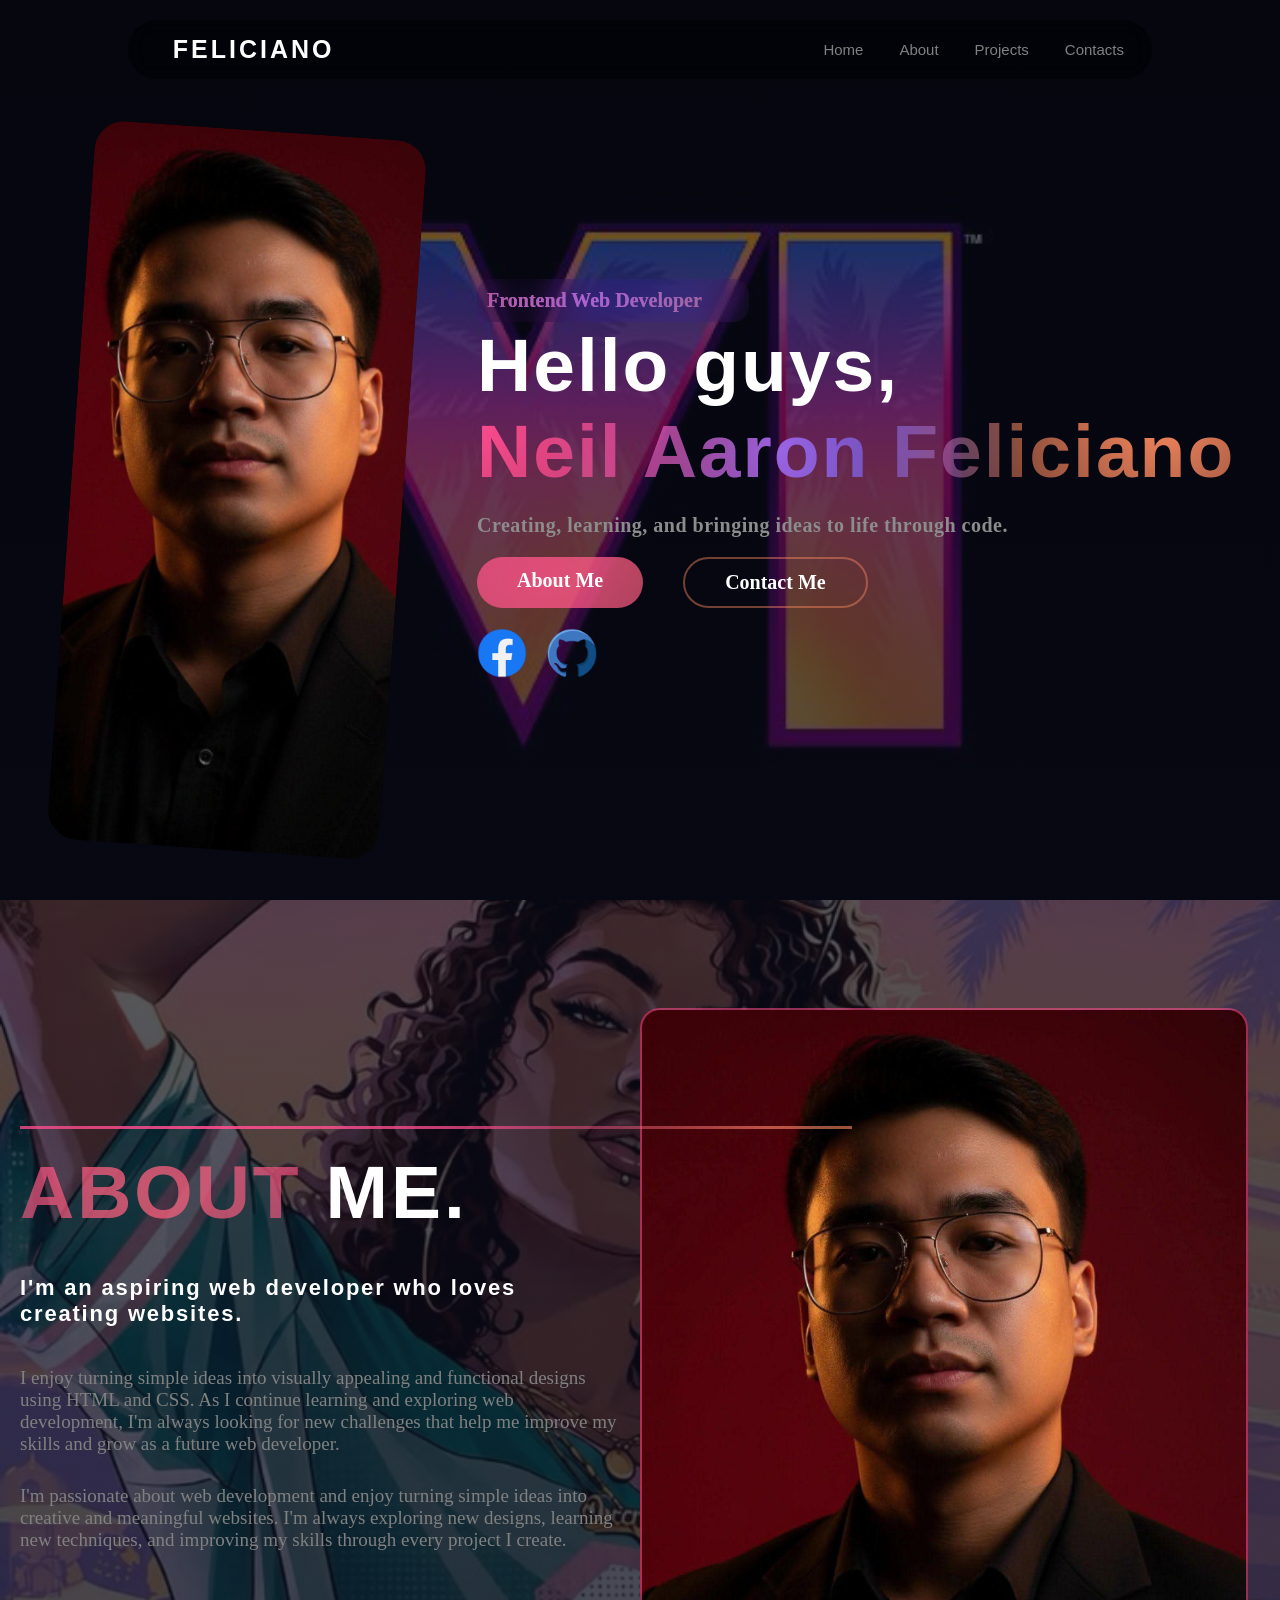
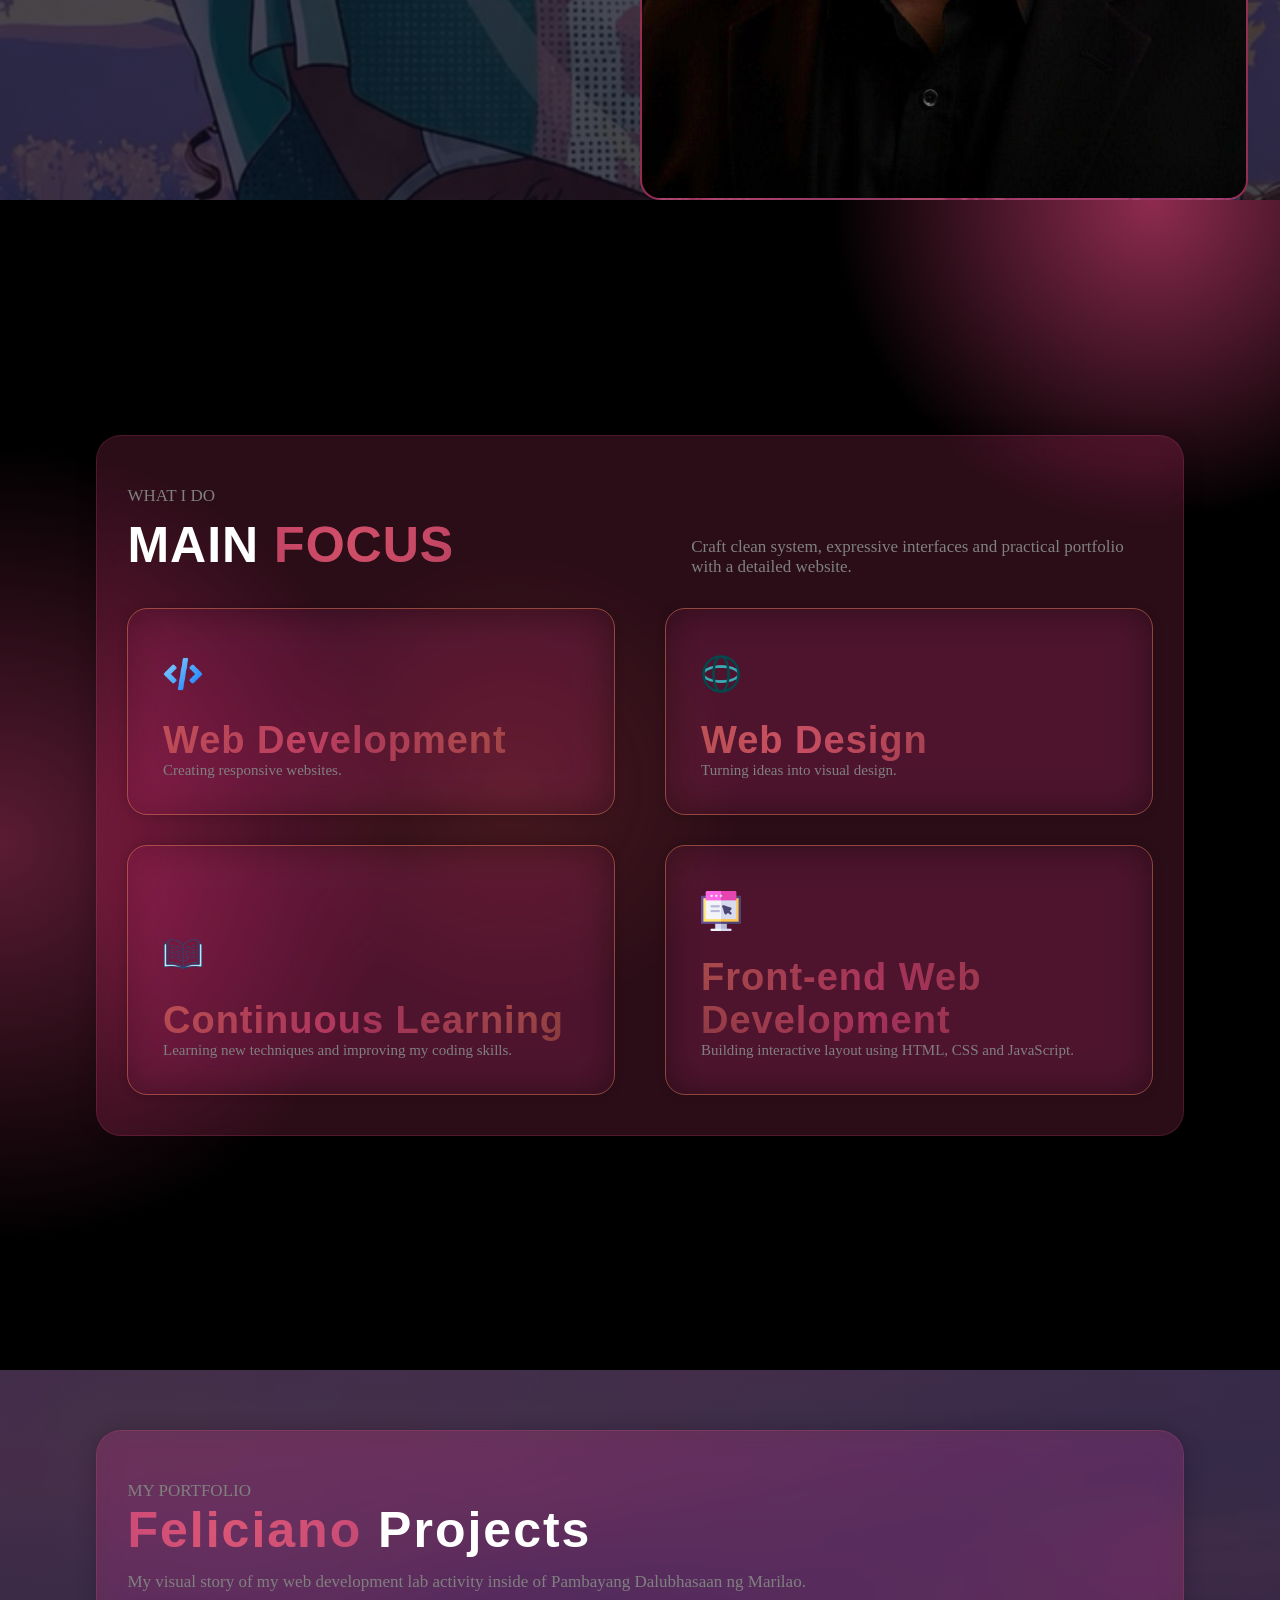
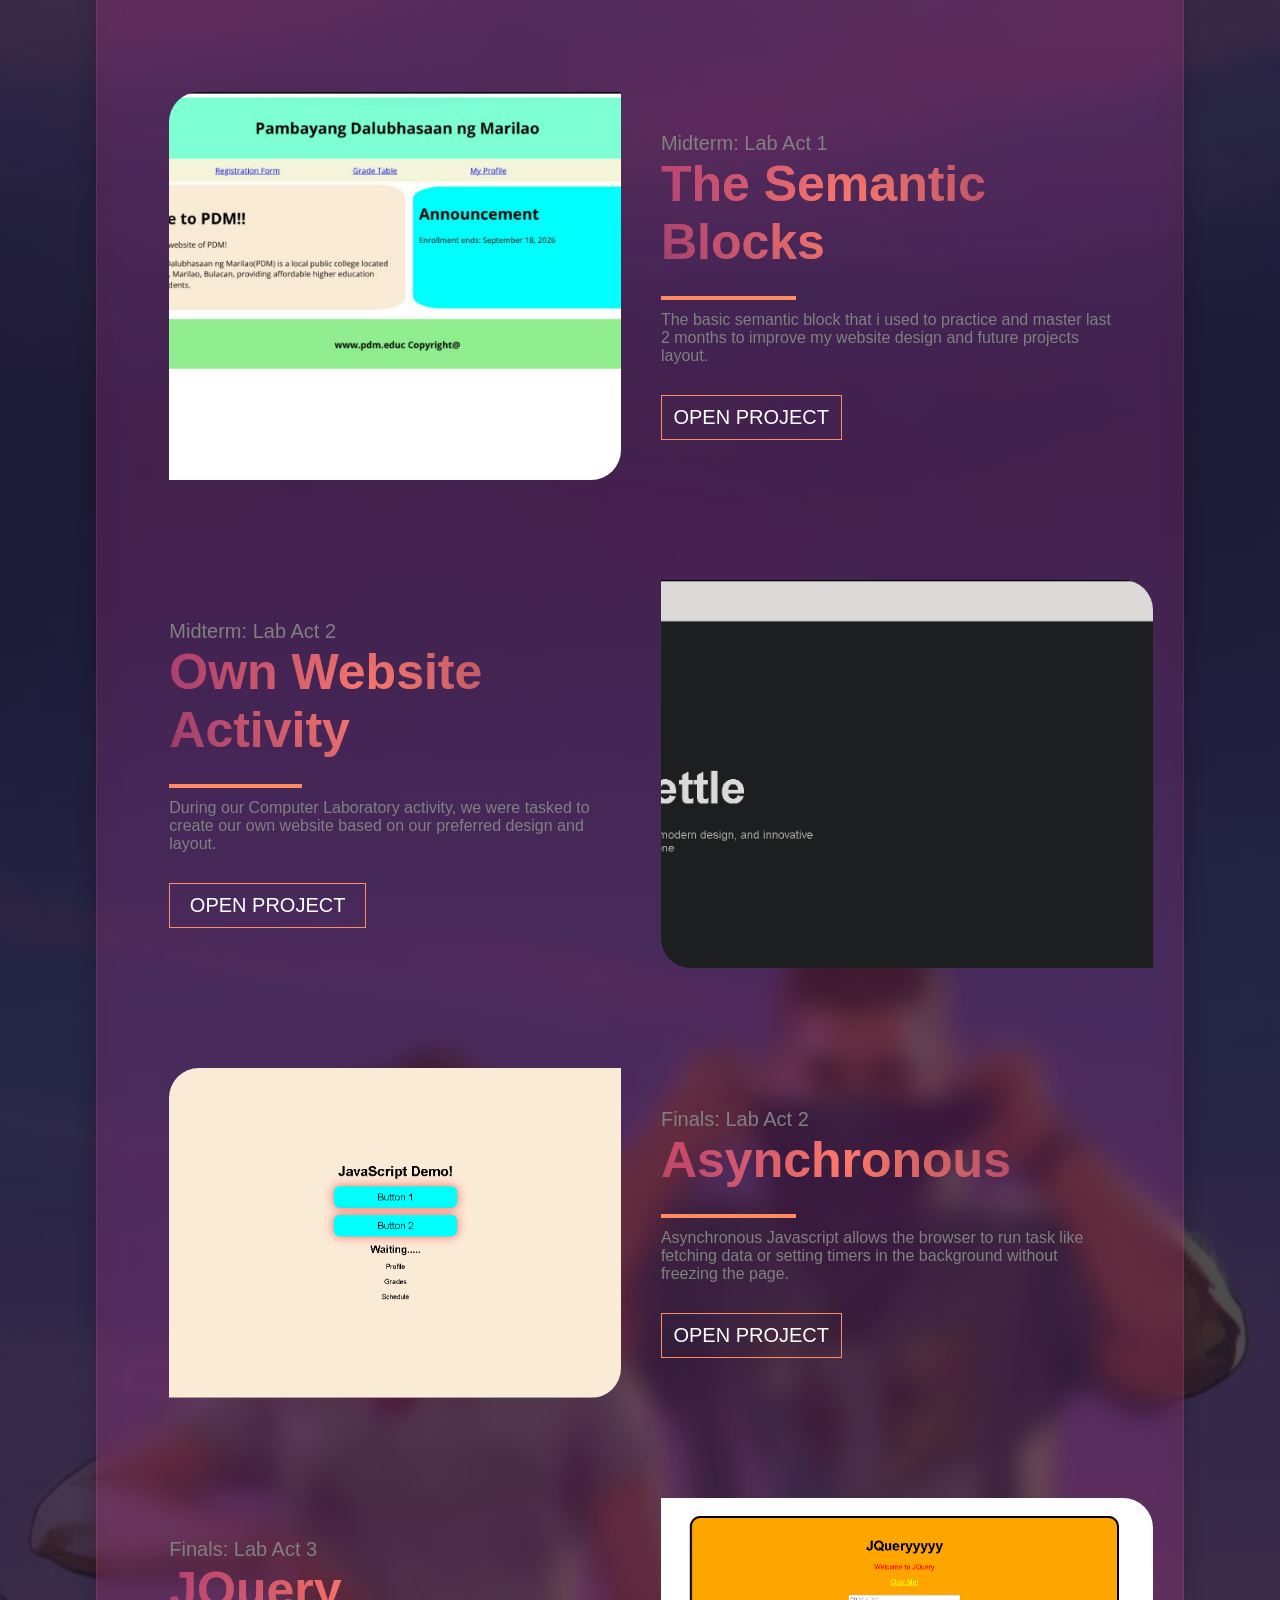
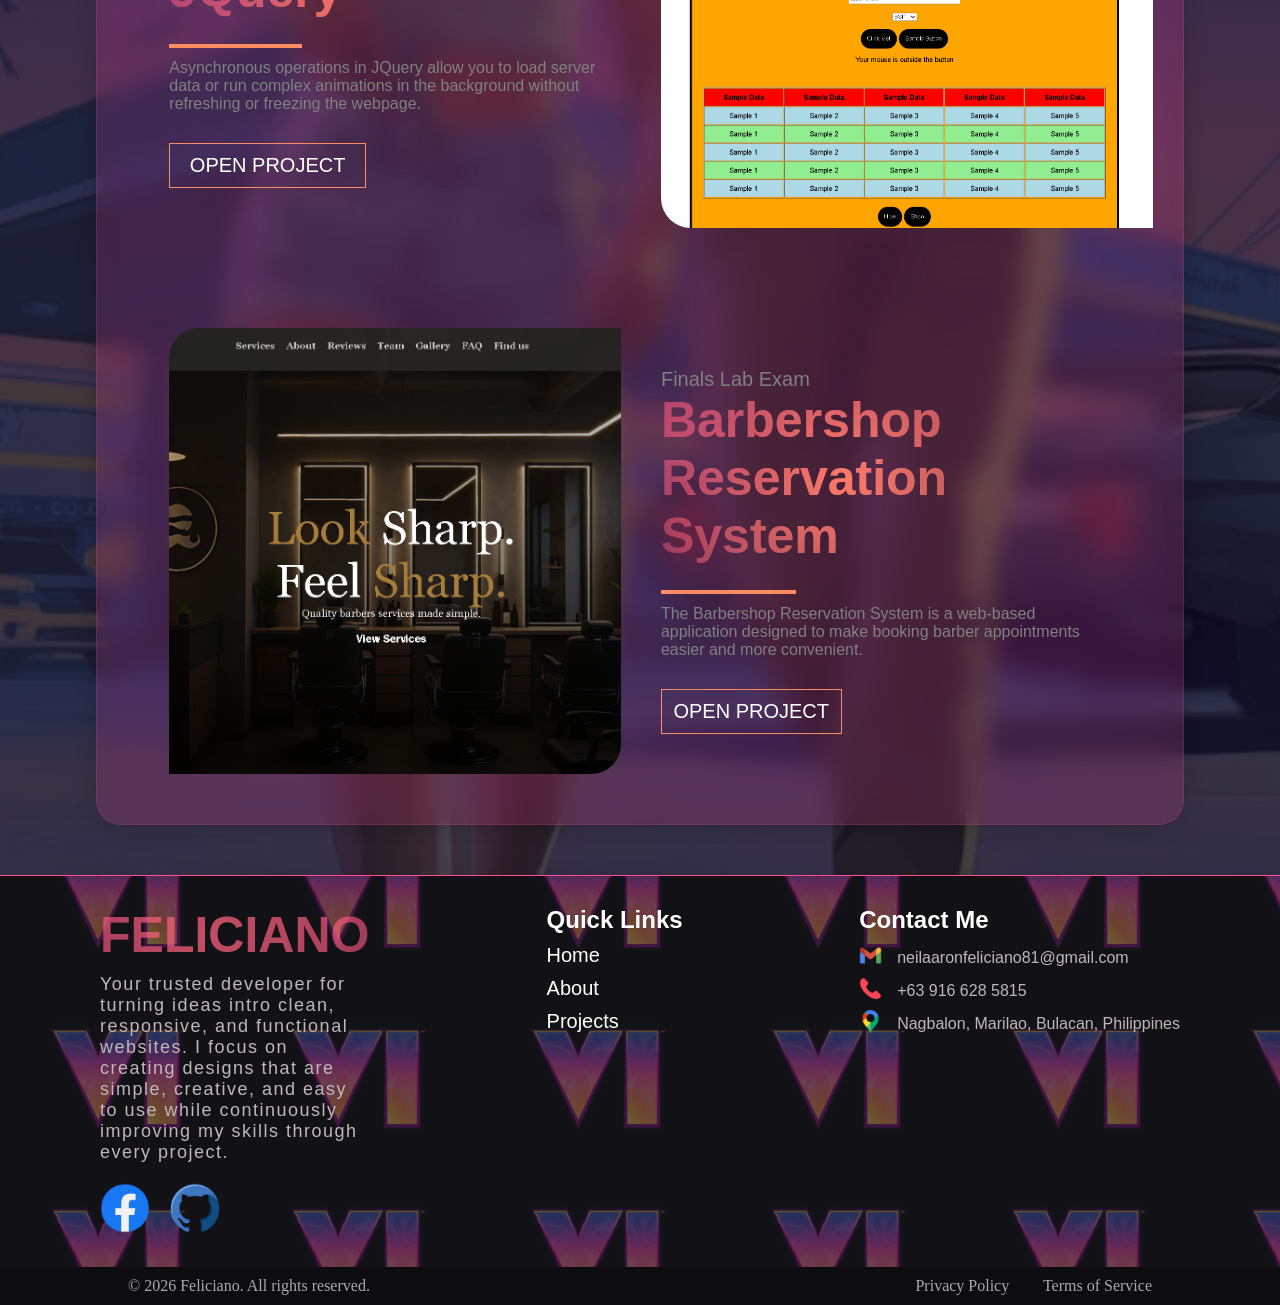
<file: index.html>
<!DOCTYPE html>
<html lang="en">
<head>
    <meta charset="UTF-8">
    <meta name="viewport" content="width=device-width, initial-scale=1.0">
    <title>Feliciano</title>
    <link rel="stylesheet" href="home.css">
</head>
<body>

    <div class="black-color">
    <div class="intro" id="home">
        <div class="radial">
        <header>
            <a href="index.html" class="neil">FELICIANO</a>

            <nav class="navlink">
                <ul class="links">
                    <li><a href="#home">Home</a></li>
                    <li><a href="#about">About</a></li>
                    <li><a href="#projects">Projects</a></li>
                    <li><a href="#contact">Contacts</a></li>
                </ul>
            </nav>
        </header>

        <div class="main">
            <div class="aside">
                <div class="pic">

                </div>

            </div>

            <div class="section">
                <div class="info">
                    <p class="welcome"> Frontend Web Developer</p>
                    <h1 class="name">Hello guys,</h1>
                    <h1 class="name2">Neil Aaron Feliciano</h1>
                    <p class="message">Creating, learning, and bringing ideas to life through code.</p>

                <div class="contain-a">
                <a class="btn1" href="#about">About Me</a>
                <a class="btn" href="#contact">Contact Me</a>
                </div>

                <div class="image">
                    <a href="https://www.facebook.com/share/1DxcHCXKs8/"><img src="facebook (2).png" alt="FB" class="Fb"></a>

                    <a href="https://github.com/Xhinger"><img src="social (1).png" alt="github" class="git"></a>
                </div>
                </div>
                
            </div>

        </div>
        </div>
    </div>

    <section class="aboutme" id="about">
        <div class="radiant-back">
            <div class="about-container">
                <div class="left-side">
                    <div class="info-me">
                        <h1 class="head1"><span class="blue-col">ABOUT</span> ME.</h1>
                        <h1 class="head2">I'm an aspiring web developer who loves creating websites.</h1>
                        <p class="para-1">I enjoy turning simple ideas into visually appealing and functional designs using HTML and CSS. As I continue learning and exploring web development, I'm always looking for new challenges that help me improve my skills and grow as a future web developer.</p>
                        <p class="para-2">I'm passionate about web development and enjoy turning simple ideas into creative and meaningful websites. I'm always exploring new designs, learning new techniques, and improving my skills through every project I create.</p>

                        
                    </div>

                </div>

                <div class="right-side">
                    <div class="my-pic">

                    </div>

                </div>

            </div>

        </div>
    </section>

    <section class="sec-2">
        <div class="back-design">
            <div class="main-content">
                <p class="p">WHAT I DO</p>

                <div class="content">
                    <h1>MAIN <span class="fukos">FOCUS</span></h1>
                    <p>Craft clean system, expressive interfaces and practical portfolio with a detailed website.</p>
                </div>

                <div class="contain-2">
                    <div class="card">
                        <div class="web-logo">
                        <img src="code.png" alt="web-logo" class="logo">
                        </div>
                        <h1>Web Development</h1>
                        <p>Creating responsive websites.</p>
                    </div>

                    <div class="card">
                        <div class="web-logo">
                        <img src="web.png" alt="web-logo" class="logo">
                        </div>
                        <h1>Web Design</h1>
                        <p>Turning ideas into visual design.</p>
                    </div>

                    <div class="card">
                        <div class="web-logo">
                        <img src="open-book.png" alt="web-logo" class="logo">
                        </div>
                        <h1>Continuous Learning</h1>
                        <p>Learning new techniques and improving my coding skills.</p>
                    </div>

                    <div class="card">
                        <div class="web-logo">
                        <img src="improvement.png" alt="web-logo" class="logo">
                        </div>
                        <h1>Front-end Web Development</h1>
                        <p>Building interactive layout using HTML, CSS and JavaScript.</p>

                    </div>

                </div>
            </div>
        </div>    
    </section>

    <section class="sec-3" id="projects">
        <div class="back-design-2">
            <div class="main-content-2">
                <div class="content-2">
                <p>MY PORTFOLIO</p>
                <h1><span class="radial-felic">Feliciano</span> Projects</h1>
                <p>My visual story of my web development lab activity inside of Pambayang Dalubhasaan ng Marilao.</p>
                </div>

                <div class="project-a">
                    <div class="project-pic-1">
                        
                        
                    </div>

                    <div class="project-det">
                        <p class="project-num">Midterm: Lab Act 1</p>
                        <h1>The Semantic Blocks</h1>
                        <p class="project-p">The basic semantic block that i used to practice and master last 2 months to improve my website design and future projects layout.</p>

                        <a href="https://feliciano-act4.vercel.app/">OPEN PROJECT</a>
                    </div>
                </div>

                <div class="project-b">
                    <div class="project-det-b">
                        <p class="project-num-b">Midterm: Lab Act 2</p>
                        <h1>Own Website Activity</h1>
                        <p class="project-p-b">During our Computer Laboratory activity, we were tasked to create our own website based on our preferred design and layout.</p>
                        <a href="https://feliciano-act5.vercel.app/">OPEN PROJECT</a>
                        </div>

                        <div class="project-pic-b-2">
                        
                        </div>
                </div>

                <div class="project-a">
                    <div class="project-pic-2">
                        
                    </div>

                    <div class="project-det">
                        <p class="project-num">Finals: Lab Act 2</p>
                        <h1>Asynchronous</h1>
                        <p class="project-p">Asynchronous Javascript allows the browser to run task like fetching data or setting timers in the background without freezing the page.</p>

                        <a href="https://finalsactivity2.vercel.app/">OPEN PROJECT</a>
                    </div>
                </div>

                <div class="project-b">
                    <div class="project-det-b">
                        <p class="project-num-b">Finals: Lab Act 3</p>
                        <h1>JQuery</h1>
                        <p class="project-p-b">Asynchronous operations in JQuery allow you to load server data or run complex animations in the background without refreshing or freezing the webpage.</p>
                        <a href="https://felicianoact3.vercel.app/">OPEN PROJECT</a>
                        </div>

                        <div class="project-pic-b-3">
                        
                        </div>
                </div>

                <div class="project-a">
                    <div class="project-pic-3">
                        
                    </div>

                    <div class="project-det">
                        <p class="project-num">Finals Lab Exam</p>
                        <h1>Barbershop Reservation System</h1>
                        <p class="project-p">The Barbershop Reservation System is a web-based application designed to make booking barber appointments easier and more convenient.</p>

                        <a href="https://barbershop-reservation-system-custo.vercel.app/">OPEN PROJECT</a>
                    </div>
                </div>

            </div>
        </div>
    </section>

    <section class="contactus" id="contact">
        <div class="about-fel">
            <h1>FELICIANO</h1>
            <P>Your trusted developer for turning ideas intro clean, responsive, and functional websites. I focus on creating designs that are simple, creative, and easy to use while continuously improving my skills through every project.</P>

            <div class="image">
                    <a href="https://www.facebook.com/share/1DxcHCXKs8/"><img src="facebook (2).png" alt="FB" class="Fb"></a>

                    <a href="https://github.com/Xhinger"><img src="social (1).png" alt="github" class="git"></a>
                </div>
        </div>

        <div class="quick-link">
            <h1>Quick Links</h1>
                <nav class="quick-nav">
                    <a href="#home">Home</a>
                    <a href="#about">About</a>
                    <a href="#projects">Projects</a>
                </nav>
        </div>

        <div class="contact-me">
            <h1>Contact Me</h1>

            <div class="email">
                <img src="communication.png" alt="email" class="contact-logo">
                <p>neilaaronfeliciano81@gmail.com</p>
            </div>

            <div class="phone-number">
                <img src="call (1).png" alt="phone" class="contact-logo">
                <p>+63 916 628 5815</p>
            </div>

            <div class="address">
                <img src="google-maps.png" alt="phone" class="contact-logo">
                <p>Nagbalon, Marilao, Bulacan, Philippines</p>

            </div>

        </div>

    </section>

    <footer>
        <p>&copy; 2026 Feliciano. All rights reserved.</p>

        <div class="footer-p">
            <a href="index.html">Privacy Policy</a>
            <a href="index.html">Terms of Service</a>
        </div>
    </footer>

    </div>
</body>
</html>
</file>
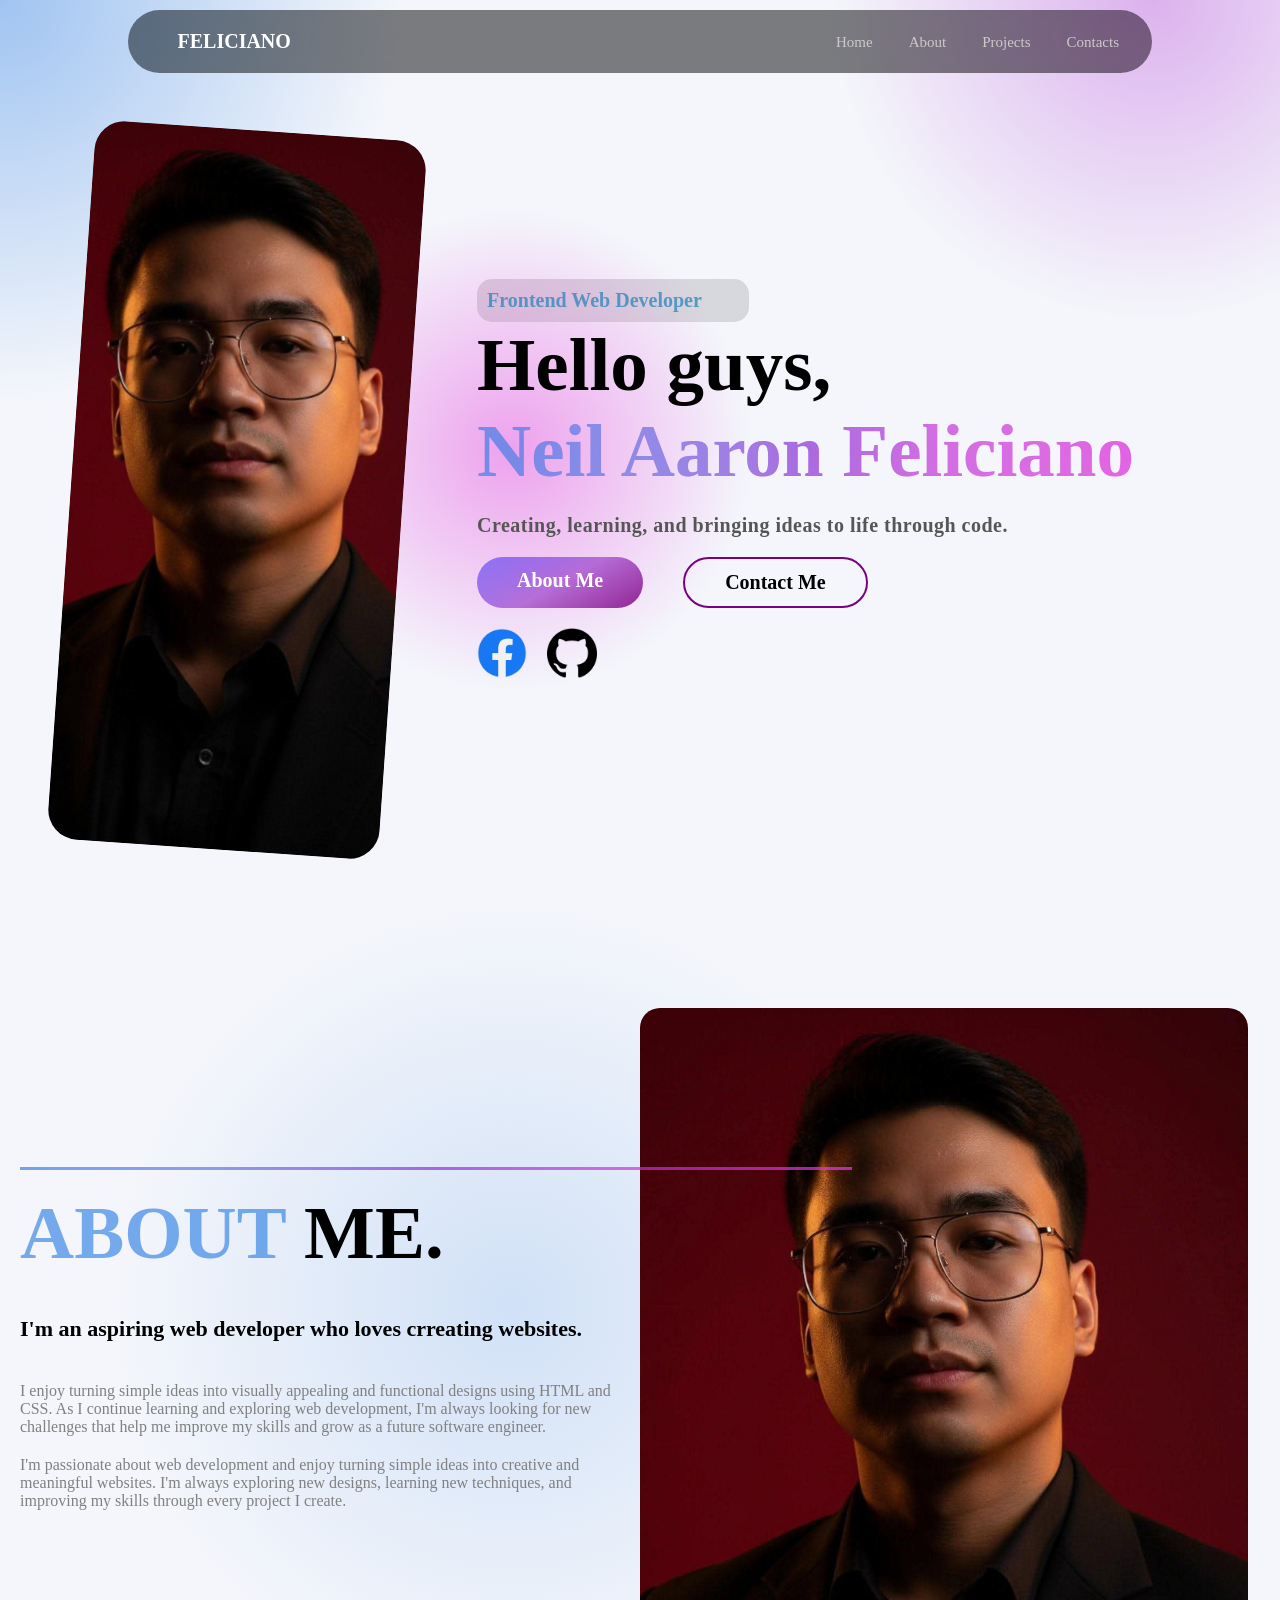
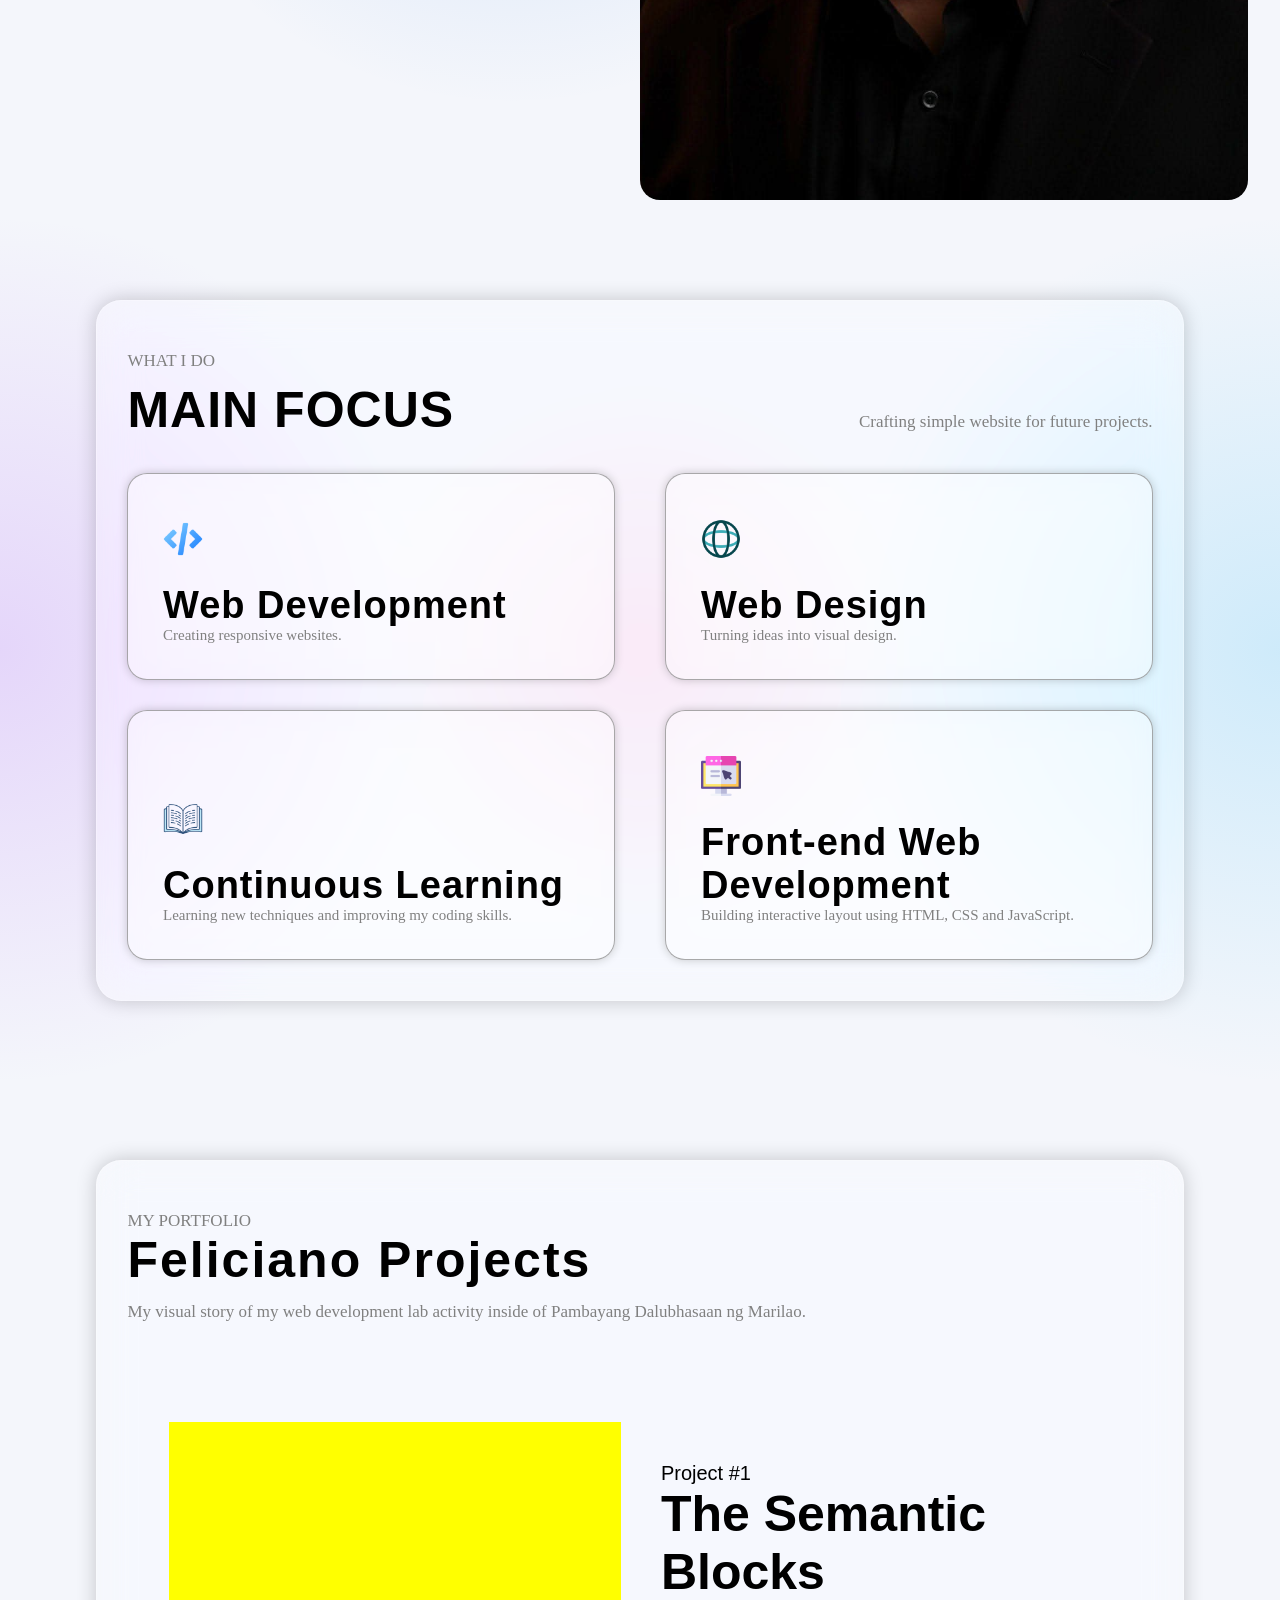
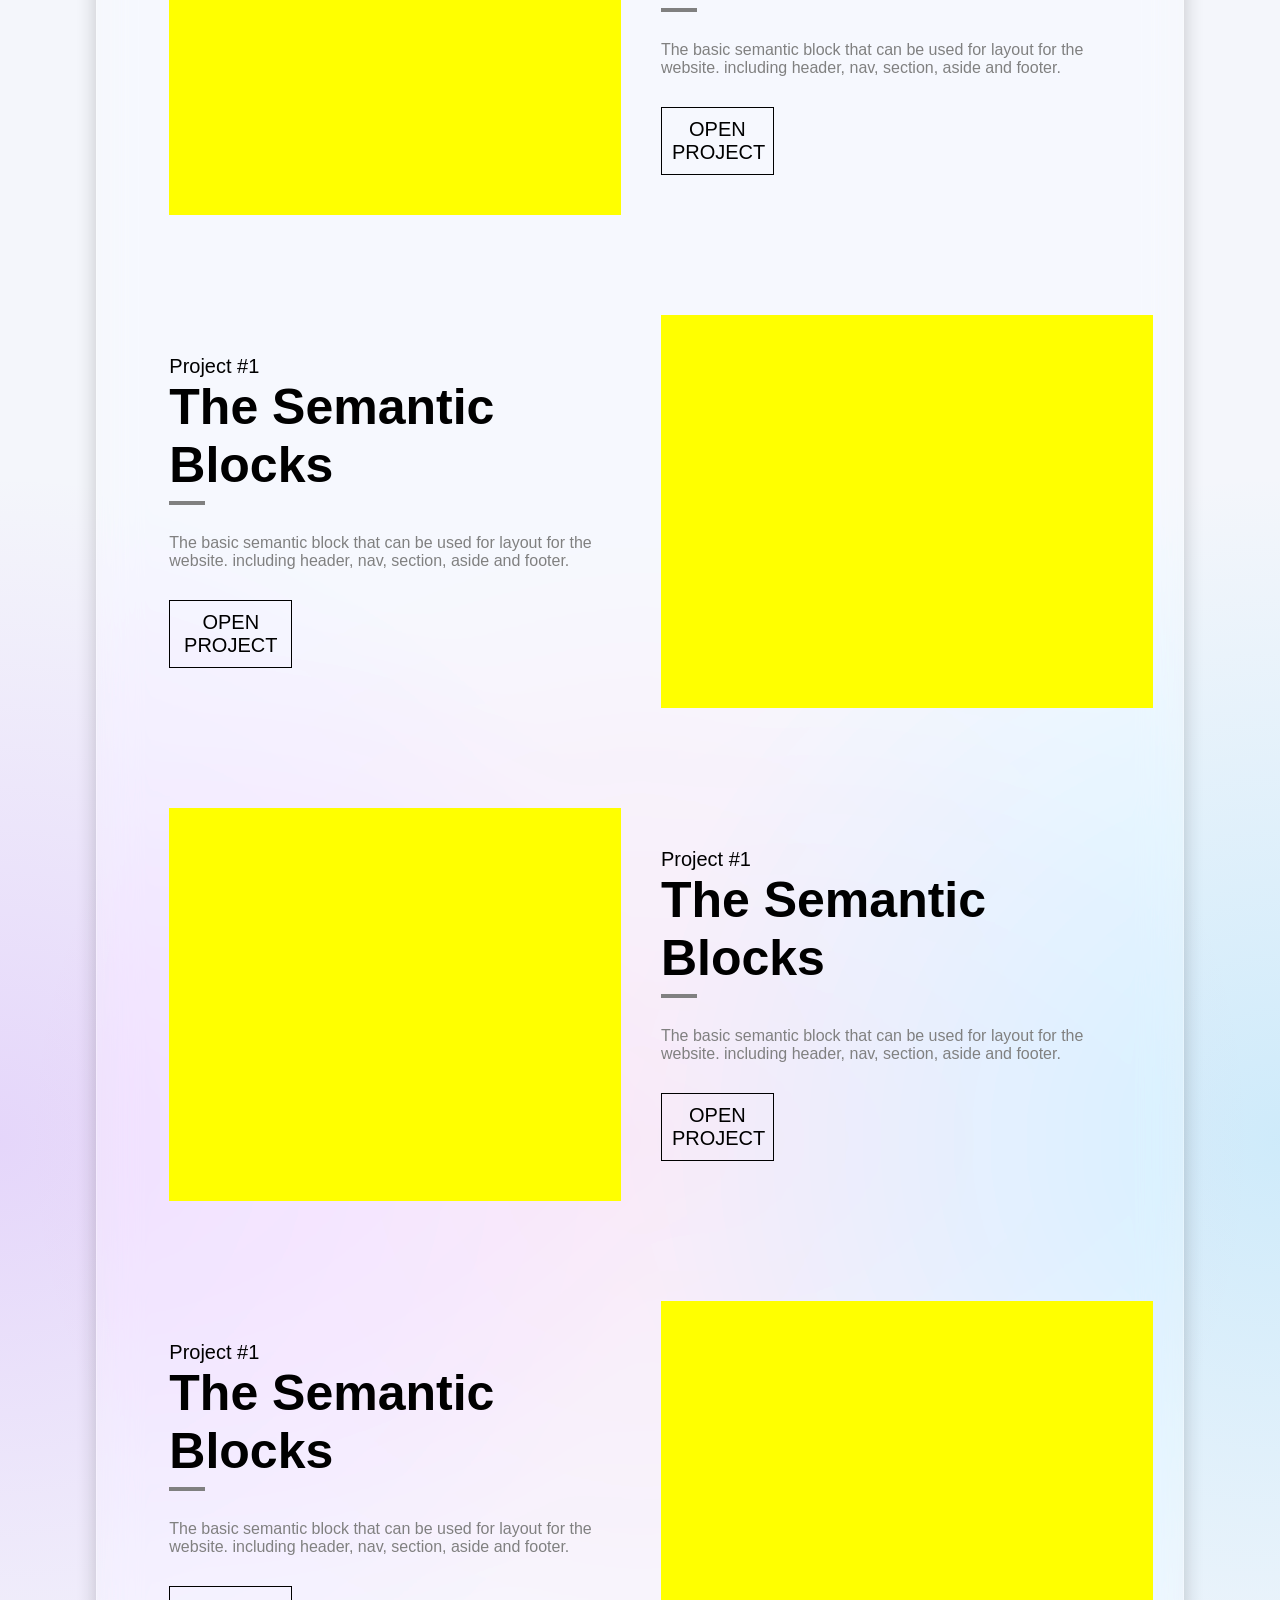
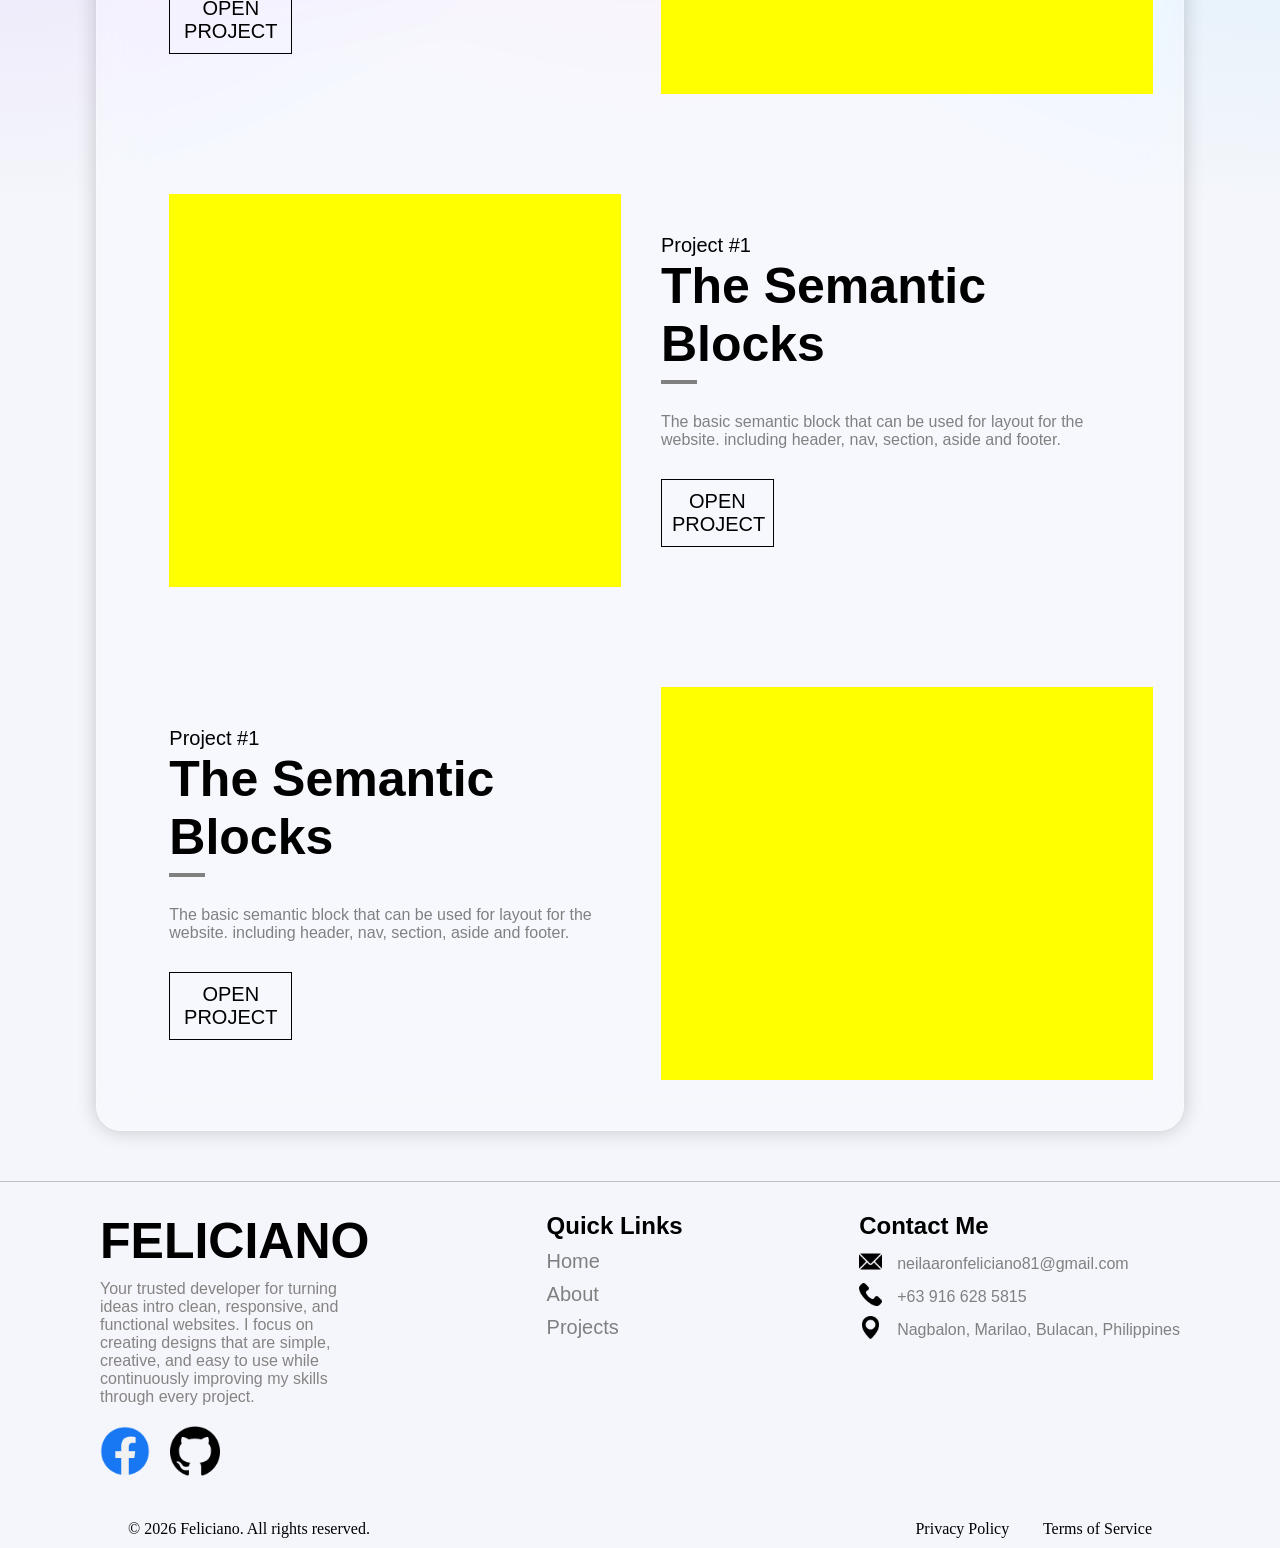
<file: home/index.html>
<!DOCTYPE html>
<html lang="en">
<head>
    <meta charset="UTF-8">
    <meta name="viewport" content="width=device-width, initial-scale=1.0">
    <title>Feliciano</title>
    <link rel="stylesheet" href="home.css">
</head>
<body>

    <div class="intro" id="home">
        <div class="radial">
        <header>
            <a href="index.html" class="neil">FELICIANO</a>

            <nav class="navlink">
                <ul class="links">
                    <li><a href="#home">Home</a></li>
                    <li><a href="#about">About</a></li>
                    <li><a href="#projects">Projects</a></li>
                    <li><a href="#contact">Contacts</a></li>
                </ul>
            </nav>
        </header>

        <div class="main">
            <div class="aside">
                <div class="pic">

                </div>

            </div>

            <div class="section">
                <div class="info">
                    <p class="welcome"> Frontend Web Developer</p>
                    <h1 class="name">Hello guys,</h1>
                    <h1 class="name2">Neil Aaron Feliciano</h1>
                    <p class="message">Creating, learning, and bringing ideas to life through code.</p>

                <div class="contain-a">
                <a class="btn1" href="#about">About Me</a>
                <a class="btn" href="#contact">Contact Me</a>
                </div>

                <div class="image">
                    <a href="https://www.facebook.com/share/1DxcHCXKs8/"><img src="facebook (2).png" alt="FB" class="Fb"></a>

                    <a href="https://github.com/Xhinger"><img src="github.png" alt="github" class="git"></a>
                </div>
                </div>
                
            </div>

        </div>
        </div>
    </div>

    <section class="aboutme" id="about">
        <div class="radiant-back">
            <div class="about-container">
                <div class="left-side">
                    <div class="info-me">
                        <h1 class="head1"><span class="blue-col">ABOUT</span> ME.</h1>
                        <h1 class="head2">I'm an aspiring web developer who loves crreating websites.</h1>
                        <p class="para-1">I enjoy turning simple ideas into visually appealing and functional designs using HTML and CSS. As I continue learning and exploring web development, I'm always looking for new challenges that help me improve my skills and grow as a future software engineer.</p>
                        <p>I'm passionate about web development and enjoy turning simple ideas into creative and meaningful websites. I'm always exploring new designs, learning new techniques, and improving my skills through every project I create.</p>

                    </div>

                </div>

                <div class="right-side">
                    <div class="my-pic">

                    </div>

                </div>

            </div>

        </div>
    </section>

    <section class="sec-2">
        <div class="back-design">
            <div class="main-content">
                <p class="p">WHAT I DO</p>

                <div class="content">
                    <h1>MAIN FOCUS</h1>
                    <p>Crafting simple website for future projects.</p>
                </div>

                <div class="contain-2">
                    <div class="card">
                        <div class="web-logo">
                        <img src="code.png" alt="web-logo" class="logo">
                        </div>
                        <h1>Web Development</h1>
                        <p>Creating responsive websites.</p>
                    </div>

                    <div class="card">
                        <div class="web-logo">
                        <img src="web.png" alt="web-logo" class="logo">
                        </div>
                        <h1>Web Design</h1>
                        <p>Turning ideas into visual design.</p>
                    </div>

                    <div class="card">
                        <div class="web-logo">
                        <img src="open-book.png" alt="web-logo" class="logo">
                        </div>
                        <h1>Continuous Learning</h1>
                        <p>Learning new techniques and improving my coding skills.</p>
                    </div>

                    <div class="card">
                        <div class="web-logo">
                        <img src="improvement.png" alt="web-logo" class="logo">
                        </div>
                        <h1>Front-end Web Development</h1>
                        <p>Building interactive layout using HTML, CSS and JavaScript.</p>

                    </div>

                </div>
            </div>
        </div>    
    </section>

    <section class="sec-3" id="projects">
        <div class="back-design-2">
            <div class="main-content-2">
                <div class="content-2">
                <p>MY PORTFOLIO</p>
                <h1>Feliciano Projects</h1>
                <p>My visual story of my web development lab activity inside of Pambayang Dalubhasaan ng Marilao.</p>
                </div>

                <div class="project-a">
                    <div class="project-pic">
                        
                    </div>

                    <div class="project-det">
                        <p class="project-num">Project #1</p>
                        <h1>The Semantic Blocks</h1>
                        <p class="project-p">The basic semantic block that can be used for layout for the website. including header, nav, section, aside and footer.</p>

                        <a href="">OPEN PROJECT</a>
                    </div>
                </div>

                <div class="project-b">
                    <div class="project-det-b">
                        <p class="project-num-b">Project #1</p>
                        <h1>The Semantic Blocks</h1>
                        <p class="project-p-b">The basic semantic block that can be used for layout for the website. including header, nav, section, aside and footer.</p>
                        <a href="">OPEN PROJECT</a>
                        </div>

                        <div class="project-pic-b">
                        
                        </div>
                </div>

                <div class="project-a">
                    <div class="project-pic">
                        
                    </div>

                    <div class="project-det">
                        <p class="project-num">Project #1</p>
                        <h1>The Semantic Blocks</h1>
                        <p class="project-p">The basic semantic block that can be used for layout for the website. including header, nav, section, aside and footer.</p>

                        <a href="">OPEN PROJECT</a>
                    </div>
                </div>

                <div class="project-b">
                    <div class="project-det-b">
                        <p class="project-num-b">Project #1</p>
                        <h1>The Semantic Blocks</h1>
                        <p class="project-p-b">The basic semantic block that can be used for layout for the website. including header, nav, section, aside and footer.</p>
                        <a href="">OPEN PROJECT</a>
                        </div>

                        <div class="project-pic-b">
                        
                        </div>
                </div>

                <div class="project-a">
                    <div class="project-pic">
                        
                    </div>

                    <div class="project-det">
                        <p class="project-num">Project #1</p>
                        <h1>The Semantic Blocks</h1>
                        <p class="project-p">The basic semantic block that can be used for layout for the website. including header, nav, section, aside and footer.</p>

                        <a href="">OPEN PROJECT</a>
                    </div>
                </div>

                <div class="project-b">
                    <div class="project-det-b">
                        <p class="project-num-b">Project #1</p>
                        <h1>The Semantic Blocks</h1>
                        <p class="project-p-b">The basic semantic block that can be used for layout for the website. including header, nav, section, aside and footer.</p>
                        <a href="">OPEN PROJECT</a>
                        </div>

                        <div class="project-pic-b">
                        
                        </div>
                </div>

            </div>
        </div>
    </section>

    <section class="contactus" id="contact">
        <div class="about-fel">
            <h1>FELICIANO</h1>
            <P>Your trusted developer for turning ideas intro clean, responsive, and functional websites. I focus on creating designs that are simple, creative, and easy to use while continuously improving my skills through every project.</P>

            <div class="image">
                    <a href="https://www.facebook.com/share/1DxcHCXKs8/"><img src="facebook (2).png" alt="FB" class="Fb"></a>

                    <a href="https://github.com/Xhinger"><img src="github.png" alt="github" class="git"></a>
                </div>
        </div>

        <div class="quick-link">
            <h1>Quick Links</h1>
                <nav class="quick-nav">
                    <a href="#home">Home</a>
                    <a href="#about">About</a>
                    <a href="#projects">Projects</a>
                </nav>
        </div>

        <div class="contact-me">
            <h1>Contact Me</h1>

            <div class="email">
                <img src="email.png" alt="email" class="contact-logo">
                <p>neilaaronfeliciano81@gmail.com</p>
            </div>

            <div class="phone-number">
                <img src="phone-call (1).png" alt="phone" class="contact-logo">
                <p>+63 916 628 5815</p>
            </div>

            <div class="address">
                <img src="location-pin.png" alt="phone" class="contact-logo">
                <p>Nagbalon, Marilao, Bulacan, Philippines</p>

            </div>

        </div>

    </section>

    <footer>
        <p>&copy; 2026 Feliciano. All rights reserved.</p>

        <div class="footer-p">
            <a href="index.html">Privacy Policy</a>
            <a href="index.html">Terms of Service</a>
        </div>
    </footer>
</body>
</html>
</file>
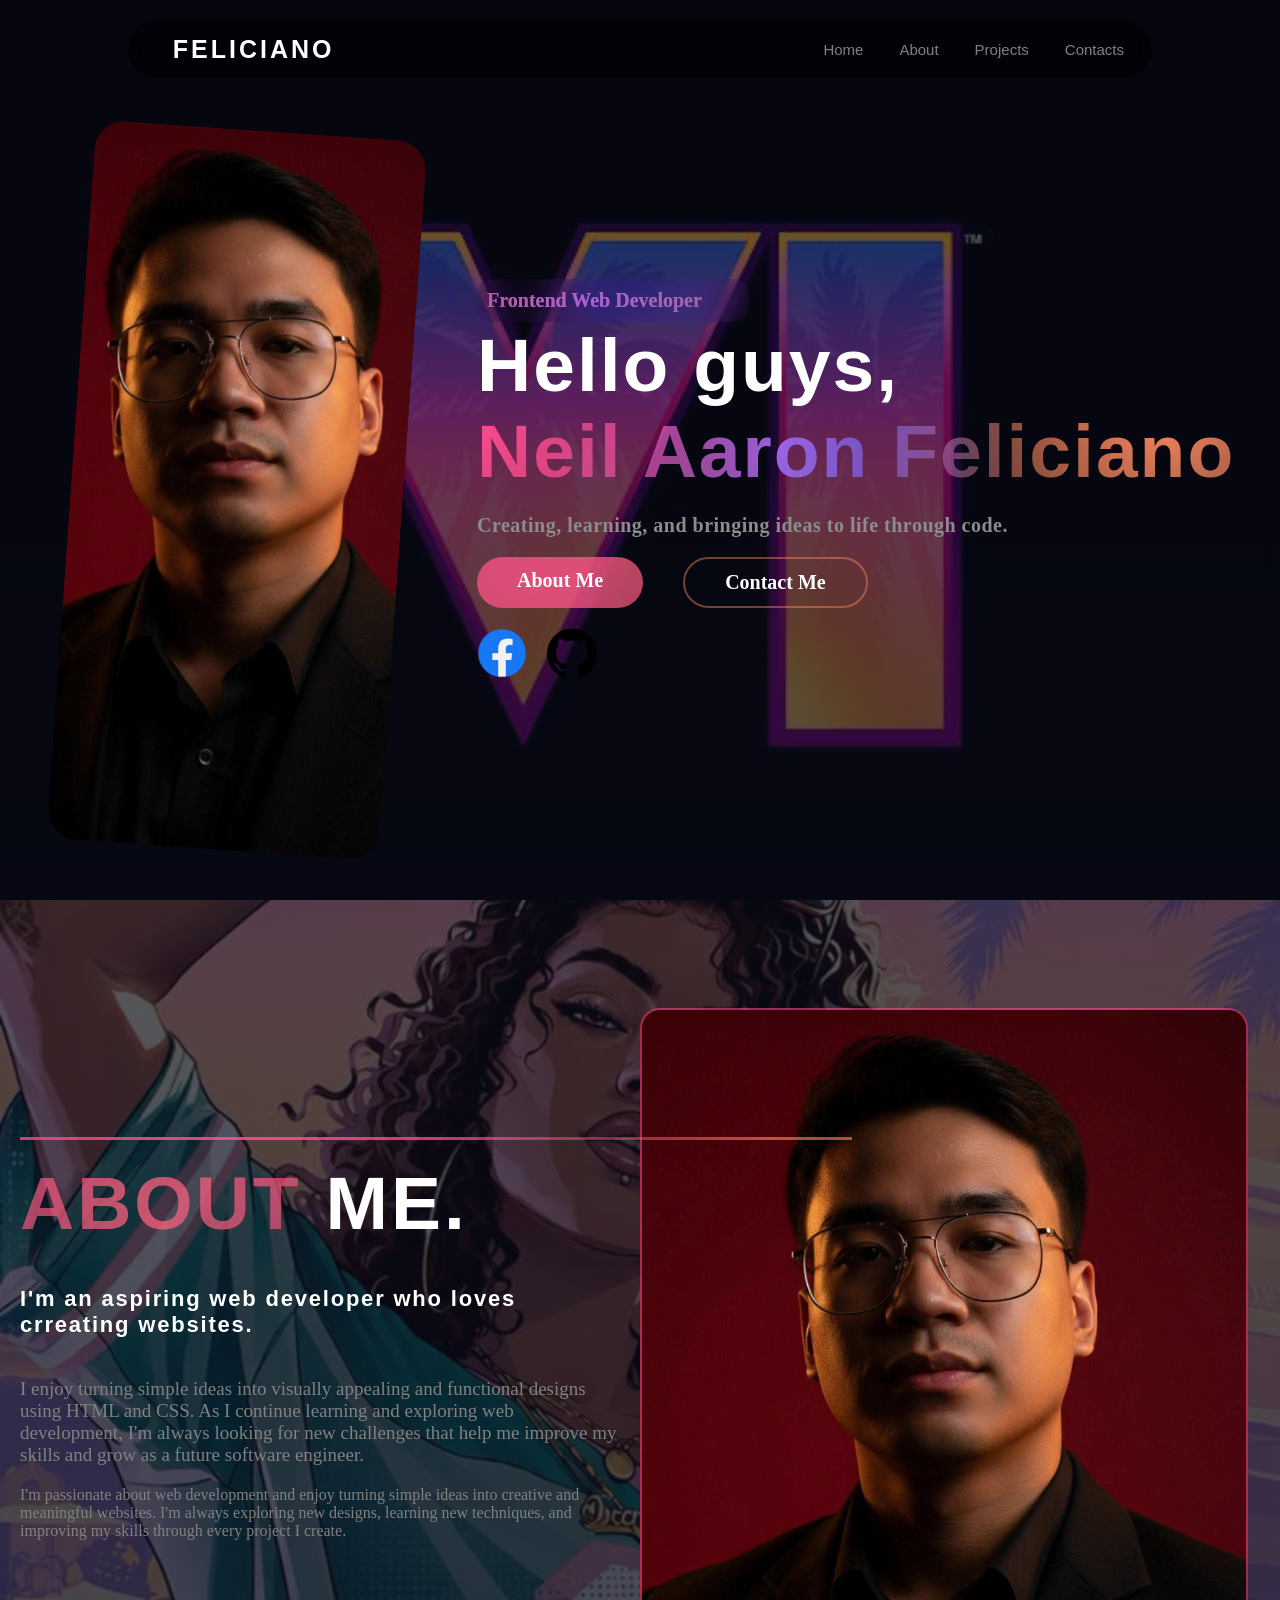
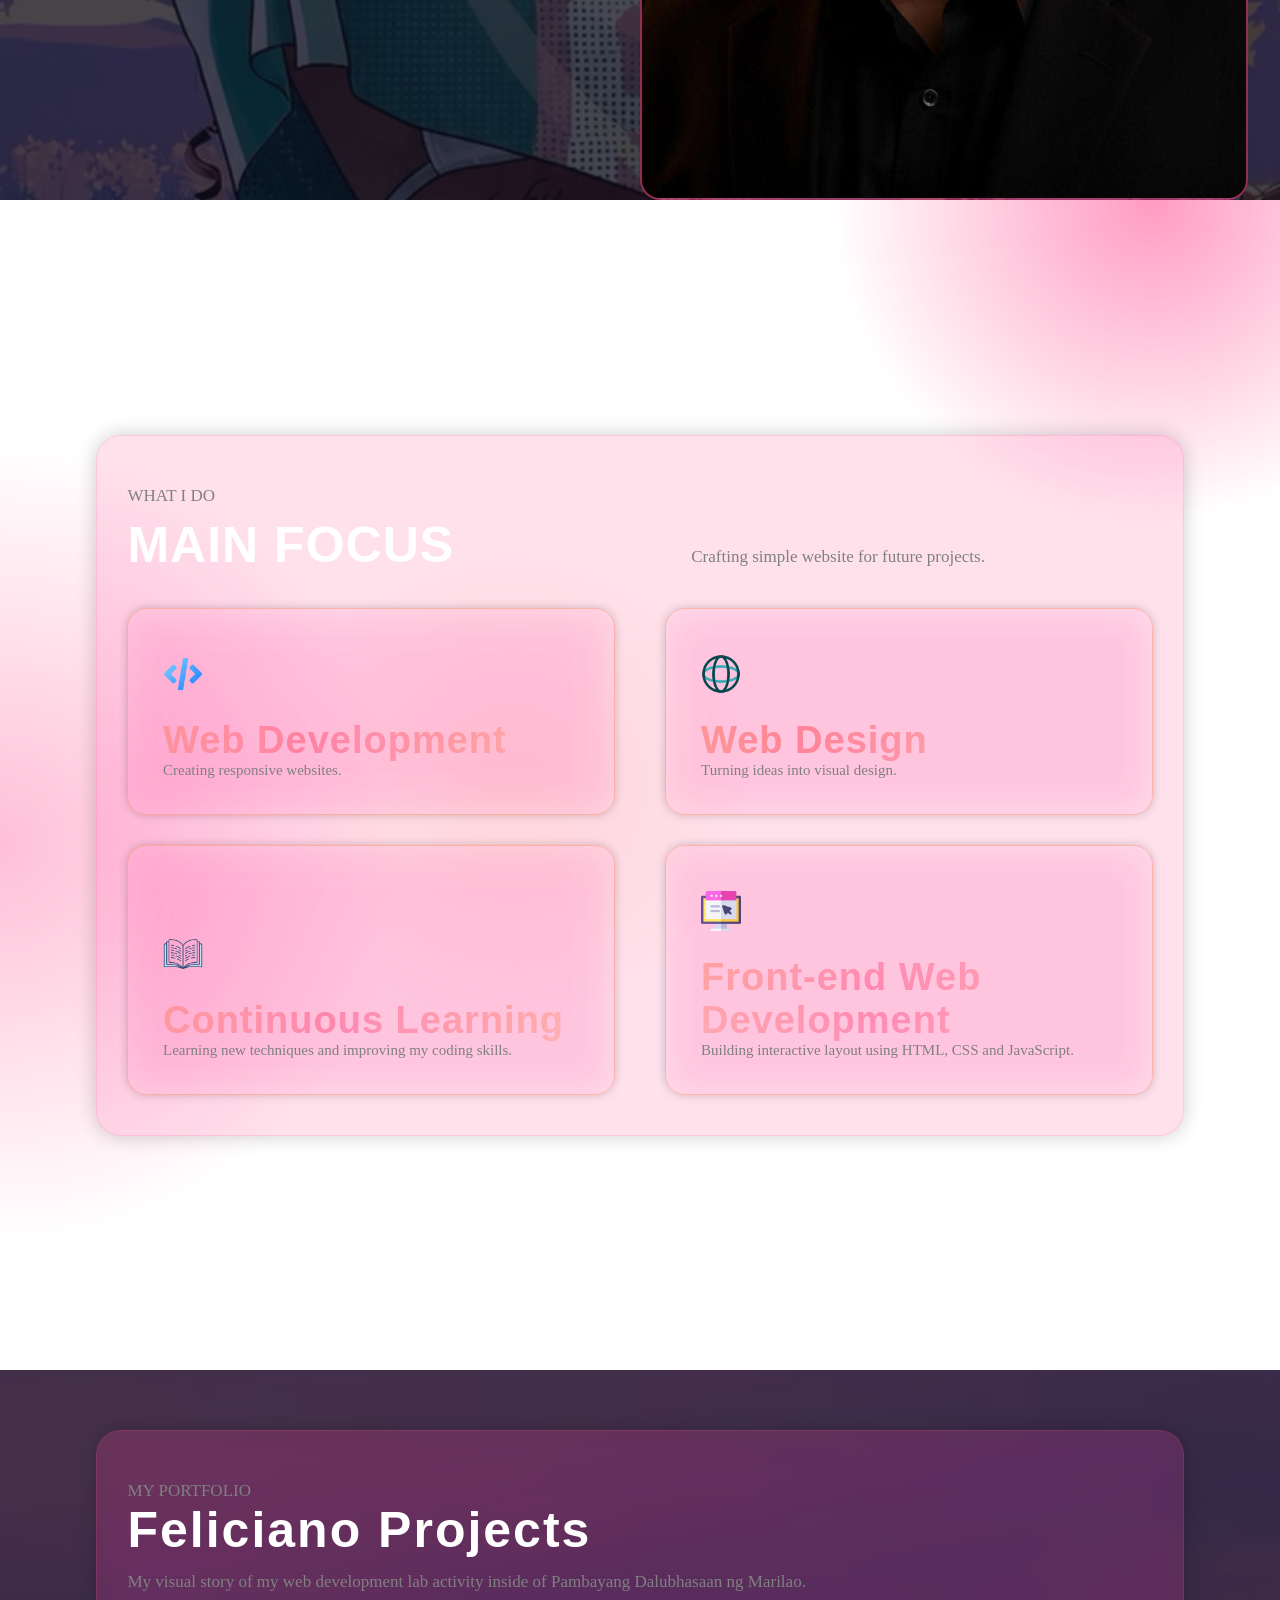
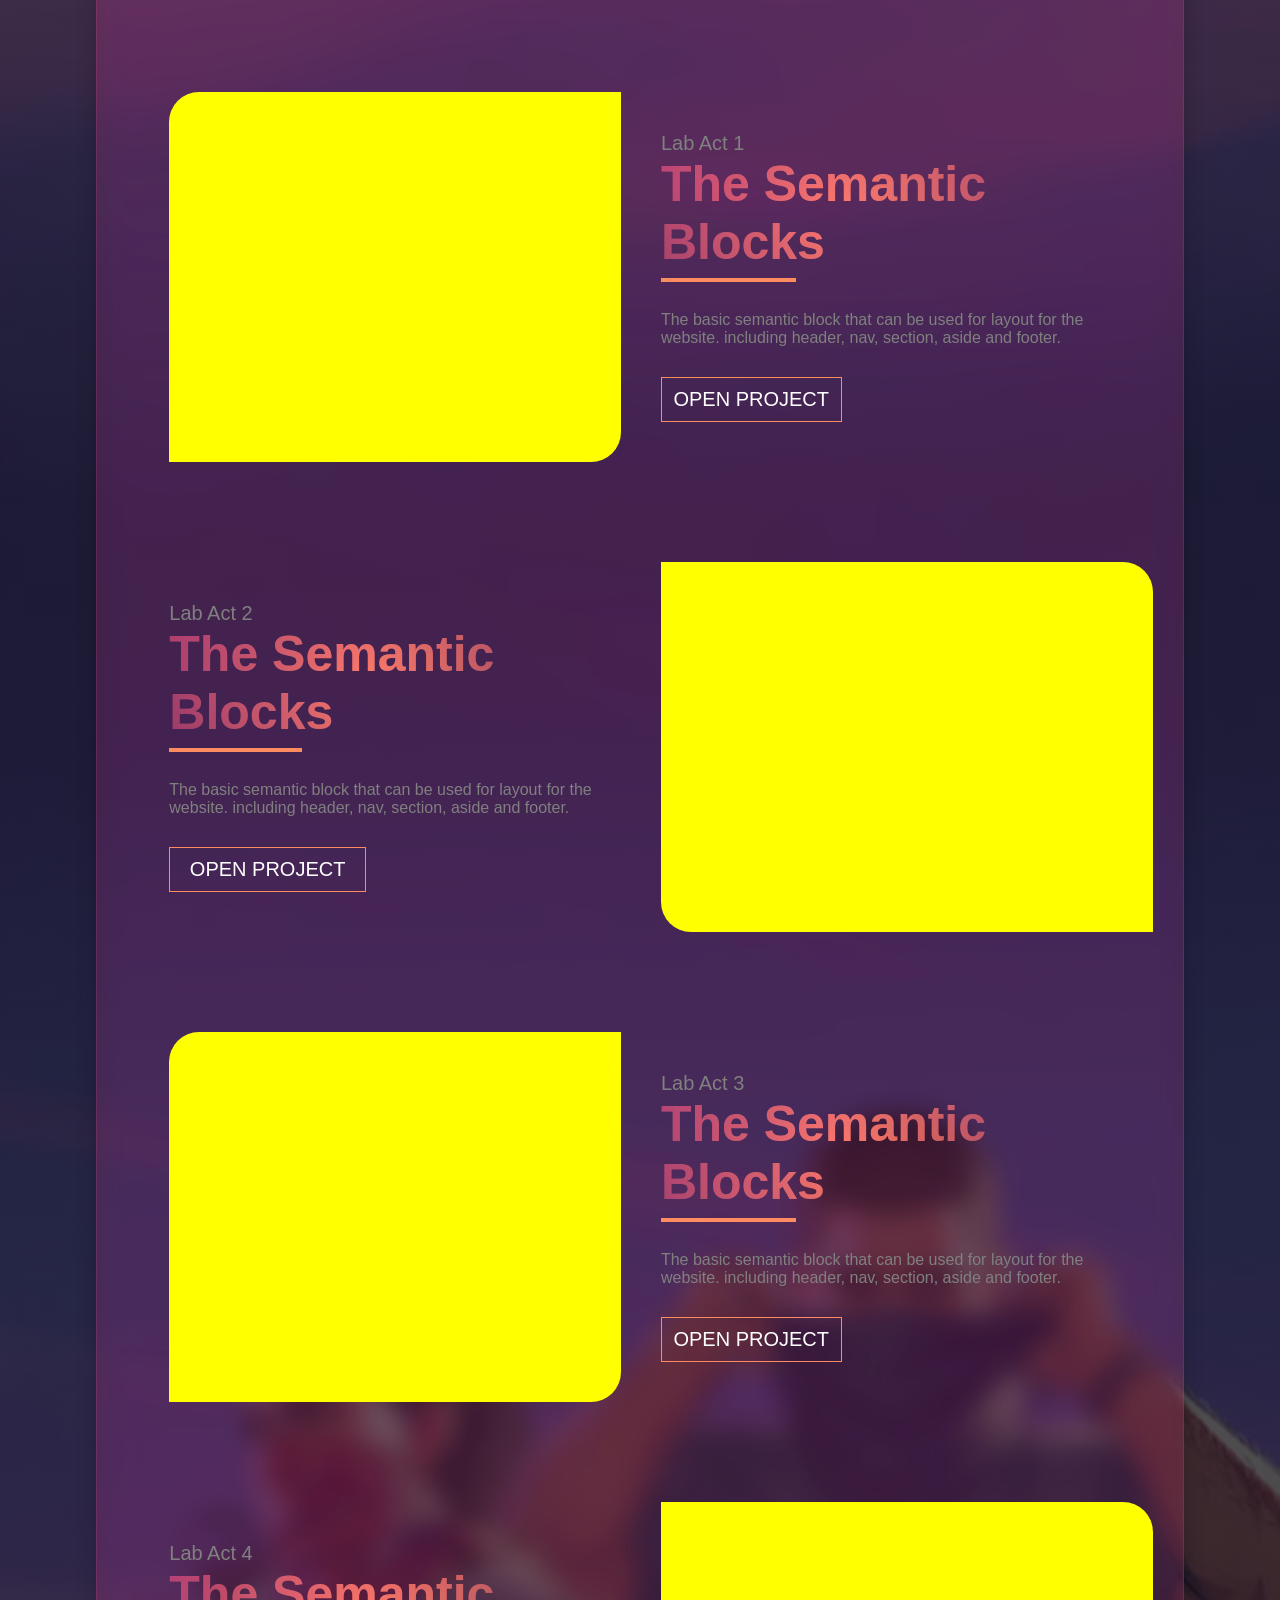
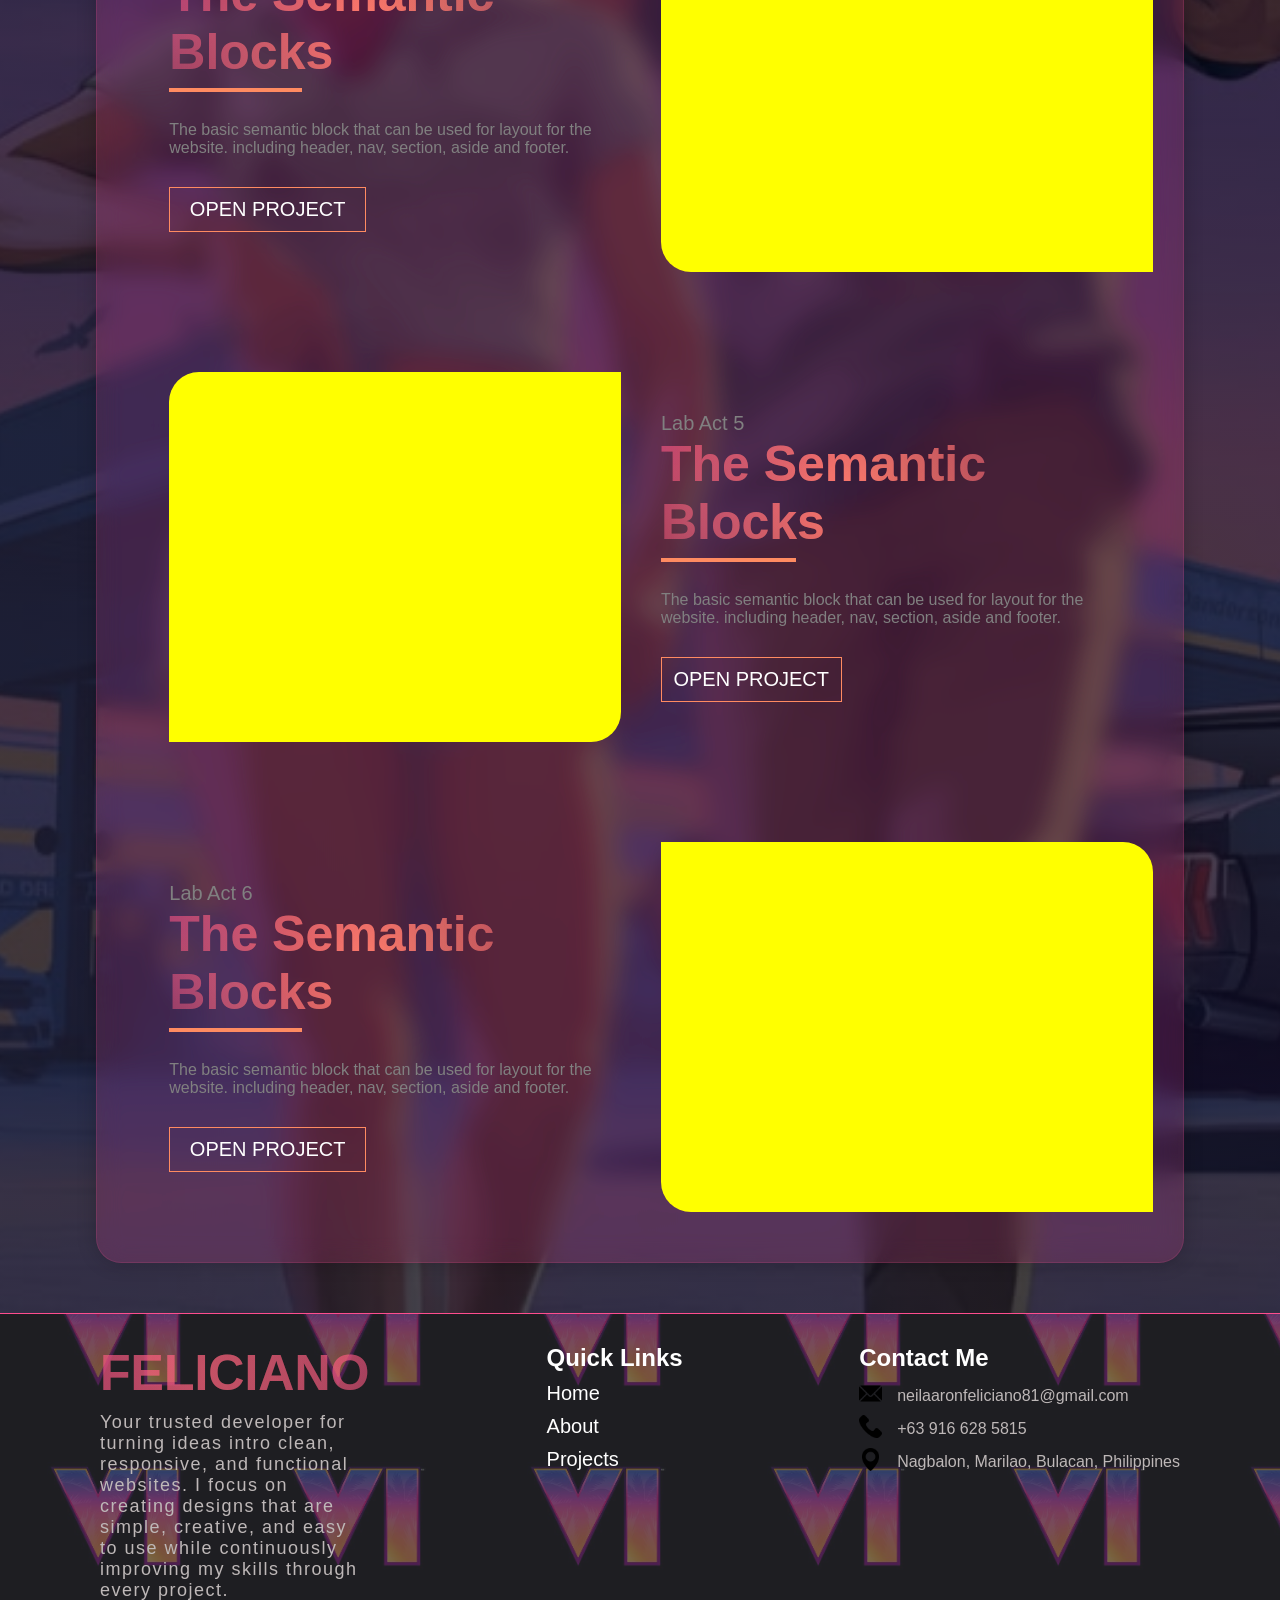
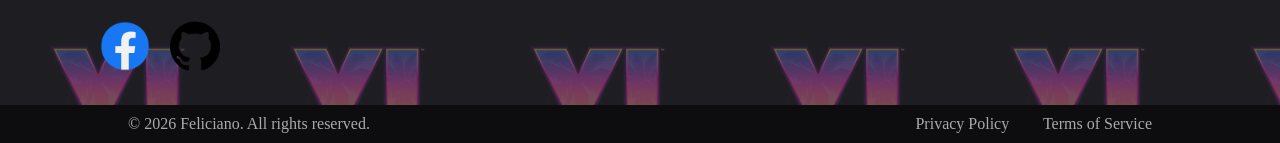
<file: home.html>
<!DOCTYPE html>
<html lang="en">
<head>
    <meta charset="UTF-8">
    <meta name="viewport" content="width=device-width, initial-scale=1.0">
    <title>Feliciano</title>
    <link rel="stylesheet" href="home.css">
</head>
<body>

    <div class="intro" id="home">
        <div class="radial">
        <header>
            <a href="home.html" class="neil">FELICIANO</a>

            <nav class="navlink">
                <ul class="links">
                    <li><a href="#home">Home</a></li>
                    <li><a href="#about">About</a></li>
                    <li><a href="#projects">Projects</a></li>
                    <li><a href="#contact">Contacts</a></li>
                </ul>
            </nav>
        </header>

        <div class="main">
            <div class="aside">
                <div class="pic">

                </div>

            </div>

            <div class="section">
                <div class="info">
                    <p class="welcome"> Frontend Web Developer</p>
                    <h1 class="name">Hello guys,</h1>
                    <h1 class="name2">Neil Aaron Feliciano</h1>
                    <p class="message">Creating, learning, and bringing ideas to life through code.</p>

                <div class="contain-a">
                <a class="btn1" href="#about">About Me</a>
                <a class="btn" href="#contact">Contact Me</a>
                </div>

                <div class="image">
                    <a href="https://www.facebook.com/share/1DxcHCXKs8/"><img src="facebook (2).png" alt="FB" class="Fb"></a>

                    <a href="https://github.com/Xhinger"><img src="github.png" alt="github" class="git"></a>
                </div>
                </div>
                
            </div>

        </div>
        </div>
    </div>

    <section class="aboutme" id="about">
        <div class="radiant-back">
            <div class="about-container">
                <div class="left-side">
                    <div class="info-me">
                        <h1 class="head1"><span class="blue-col">ABOUT</span> ME.</h1>
                        <h1 class="head2">I'm an aspiring web developer who loves crreating websites.</h1>
                        <p class="para-1">I enjoy turning simple ideas into visually appealing and functional designs using HTML and CSS. As I continue learning and exploring web development, I'm always looking for new challenges that help me improve my skills and grow as a future software engineer.</p>
                        <p>I'm passionate about web development and enjoy turning simple ideas into creative and meaningful websites. I'm always exploring new designs, learning new techniques, and improving my skills through every project I create.</p>

                    </div>

                </div>

                <div class="right-side">
                    <div class="my-pic">

                    </div>

                </div>

            </div>

        </div>
    </section>

    <section class="sec-2">
        <div class="back-design">
            <div class="main-content">
                <p class="p">WHAT I DO</p>

                <div class="content">
                    <h1>MAIN FOCUS</h1>
                    <p>Crafting simple website for future projects.</p>
                </div>

                <div class="contain-2">
                    <div class="card">
                        <div class="web-logo">
                        <img src="code.png" alt="web-logo" class="logo">
                        </div>
                        <h1>Web Development</h1>
                        <p>Creating responsive websites.</p>
                    </div>

                    <div class="card">
                        <div class="web-logo">
                        <img src="web.png" alt="web-logo" class="logo">
                        </div>
                        <h1>Web Design</h1>
                        <p>Turning ideas into visual design.</p>
                    </div>

                    <div class="card">
                        <div class="web-logo">
                        <img src="open-book.png" alt="web-logo" class="logo">
                        </div>
                        <h1>Continuous Learning</h1>
                        <p>Learning new techniques and improving my coding skills.</p>
                    </div>

                    <div class="card">
                        <div class="web-logo">
                        <img src="improvement.png" alt="web-logo" class="logo">
                        </div>
                        <h1>Front-end Web Development</h1>
                        <p>Building interactive layout using HTML, CSS and JavaScript.</p>

                    </div>

                </div>
            </div>
        </div>    
    </section>

    <section class="sec-3" id="projects">
        <div class="back-design-2">
            <div class="main-content-2">
                <div class="content-2">
                <p>MY PORTFOLIO</p>
                <h1>Feliciano Projects</h1>
                <p>My visual story of my web development lab activity inside of Pambayang Dalubhasaan ng Marilao.</p>
                </div>

                <div class="project-a">
                    <div class="project-pic">
                        
                    </div>

                    <div class="project-det">
                        <p class="project-num">Lab Act 1</p>
                        <h1>The Semantic Blocks</h1>
                        <p class="project-p">The basic semantic block that can be used for layout for the website. including header, nav, section, aside and footer.</p>

                        <a href="">OPEN PROJECT</a>
                    </div>
                </div>

                <div class="project-b">
                    <div class="project-det-b">
                        <p class="project-num-b">Lab Act 2</p>
                        <h1>The Semantic Blocks</h1>
                        <p class="project-p-b">The basic semantic block that can be used for layout for the website. including header, nav, section, aside and footer.</p>
                        <a href="">OPEN PROJECT</a>
                        </div>

                        <div class="project-pic-b">
                        
                        </div>
                </div>

                <div class="project-a">
                    <div class="project-pic">
                        
                    </div>

                    <div class="project-det">
                        <p class="project-num">Lab Act 3</p>
                        <h1>The Semantic Blocks</h1>
                        <p class="project-p">The basic semantic block that can be used for layout for the website. including header, nav, section, aside and footer.</p>

                        <a href="">OPEN PROJECT</a>
                    </div>
                </div>

                <div class="project-b">
                    <div class="project-det-b">
                        <p class="project-num-b">Lab Act 4</p>
                        <h1>The Semantic Blocks</h1>
                        <p class="project-p-b">The basic semantic block that can be used for layout for the website. including header, nav, section, aside and footer.</p>
                        <a href="">OPEN PROJECT</a>
                        </div>

                        <div class="project-pic-b">
                        
                        </div>
                </div>

                <div class="project-a">
                    <div class="project-pic">
                        
                    </div>

                    <div class="project-det">
                        <p class="project-num">Lab Act 5</p>
                        <h1>The Semantic Blocks</h1>
                        <p class="project-p">The basic semantic block that can be used for layout for the website. including header, nav, section, aside and footer.</p>

                        <a href="">OPEN PROJECT</a>
                    </div>
                </div>

                <div class="project-b">
                    <div class="project-det-b">
                        <p class="project-num-b">Lab Act 6</p>
                        <h1>The Semantic Blocks</h1>
                        <p class="project-p-b">The basic semantic block that can be used for layout for the website. including header, nav, section, aside and footer.</p>
                        <a href="">OPEN PROJECT</a>
                        </div>

                        <div class="project-pic-b">
                        
                        </div>
                </div>

            </div>
        </div>
    </section>

    <section class="contactus" id="contact">
        <div class="about-fel">
            <h1>FELICIANO</h1>
            <P>Your trusted developer for turning ideas intro clean, responsive, and functional websites. I focus on creating designs that are simple, creative, and easy to use while continuously improving my skills through every project.</P>

            <div class="image">
                    <a href="https://www.facebook.com/share/1DxcHCXKs8/"><img src="facebook (2).png" alt="FB" class="Fb"></a>

                    <a href="https://github.com/Xhinger"><img src="github.png" alt="github" class="git"></a>
                </div>
        </div>

        <div class="quick-link">
            <h1>Quick Links</h1>
                <nav class="quick-nav">
                    <a href="#home">Home</a>
                    <a href="#about">About</a>
                    <a href="#projects">Projects</a>
                </nav>
        </div>

        <div class="contact-me">
            <h1>Contact Me</h1>

            <div class="email">
                <img src="email.png" alt="email" class="contact-logo">
                <p>neilaaronfeliciano81@gmail.com</p>
            </div>

            <div class="phone-number">
                <img src="phone-call (1).png" alt="phone" class="contact-logo">
                <p>+63 916 628 5815</p>
            </div>

            <div class="address">
                <img src="location-pin.png" alt="phone" class="contact-logo">
                <p>Nagbalon, Marilao, Bulacan, Philippines</p>

            </div>

        </div>

    </section>

    <footer>
        <p>&copy; 2026 Feliciano. All rights reserved.</p>

        <div class="footer-p">
            <a href="home.html">Privacy Policy</a>
            <a href="home.html">Terms of Service</a>
        </div>
    </footer>
</body>
</html>
</file>
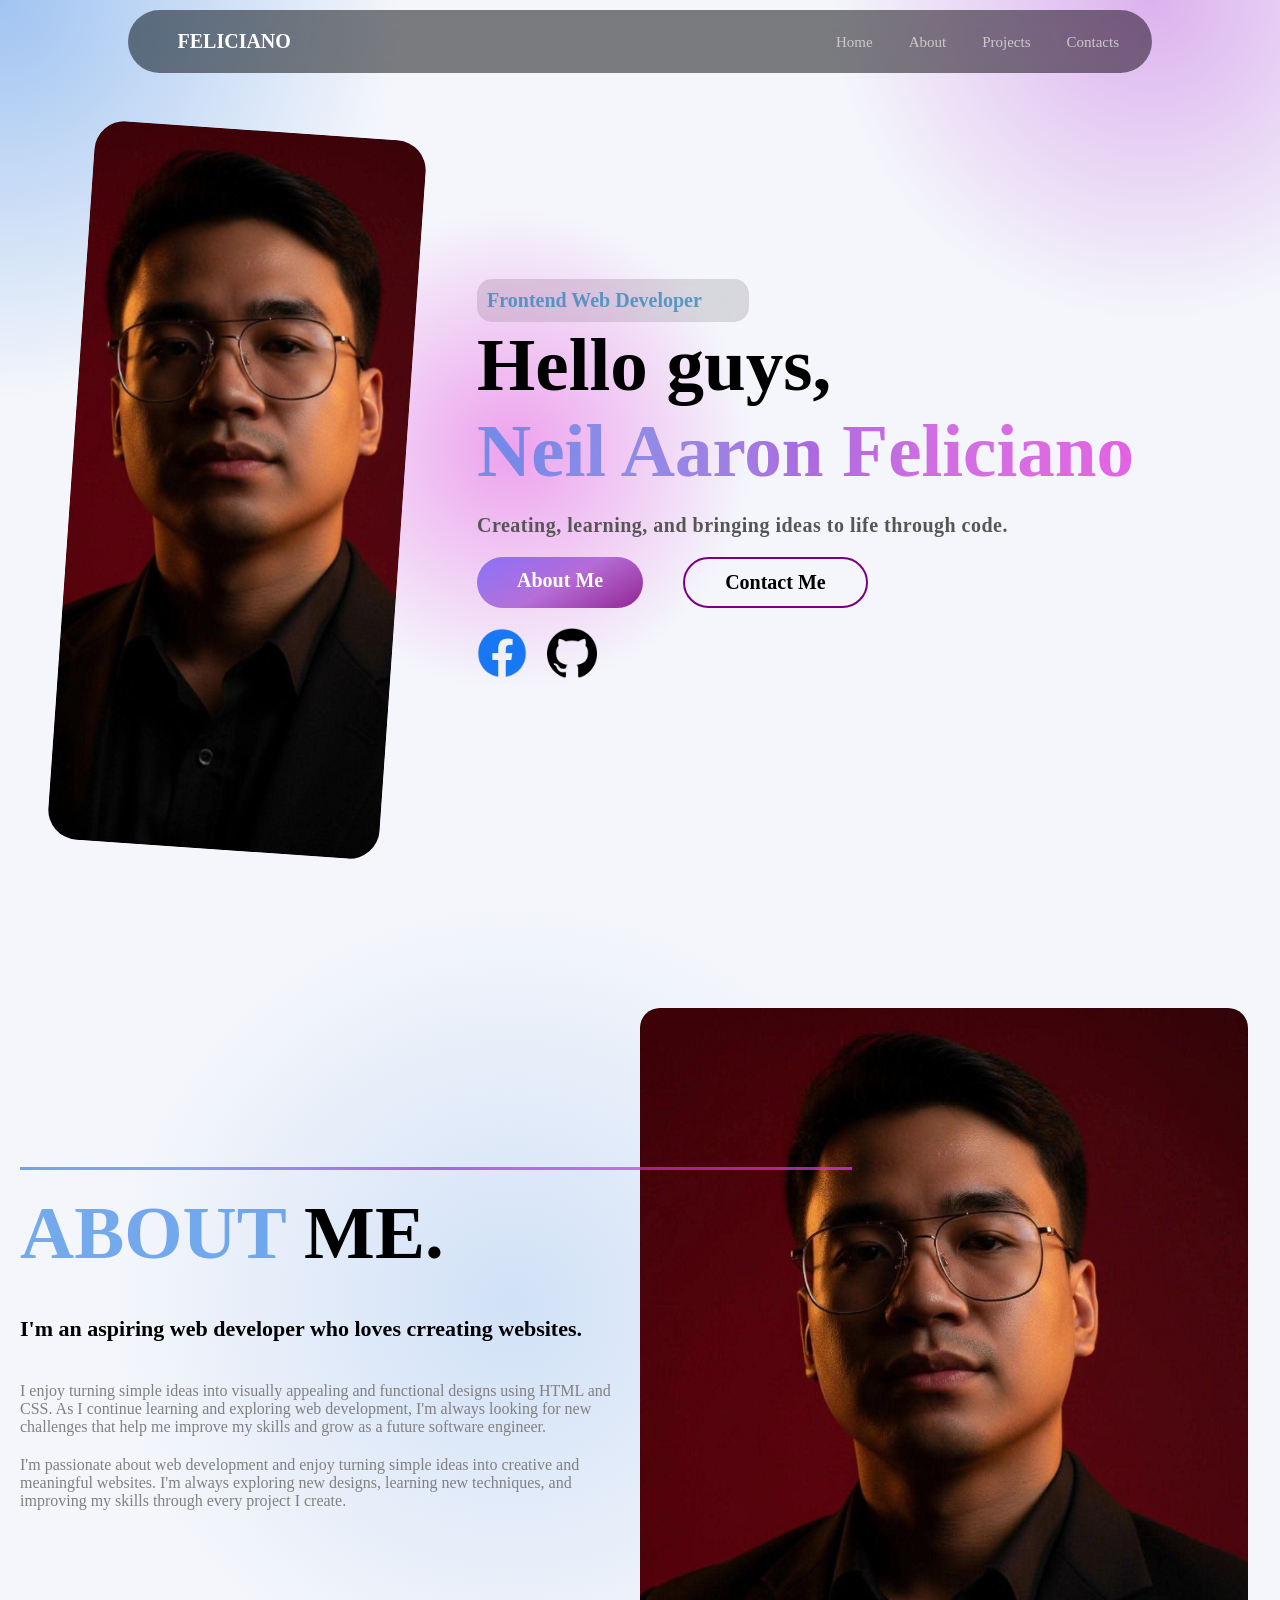
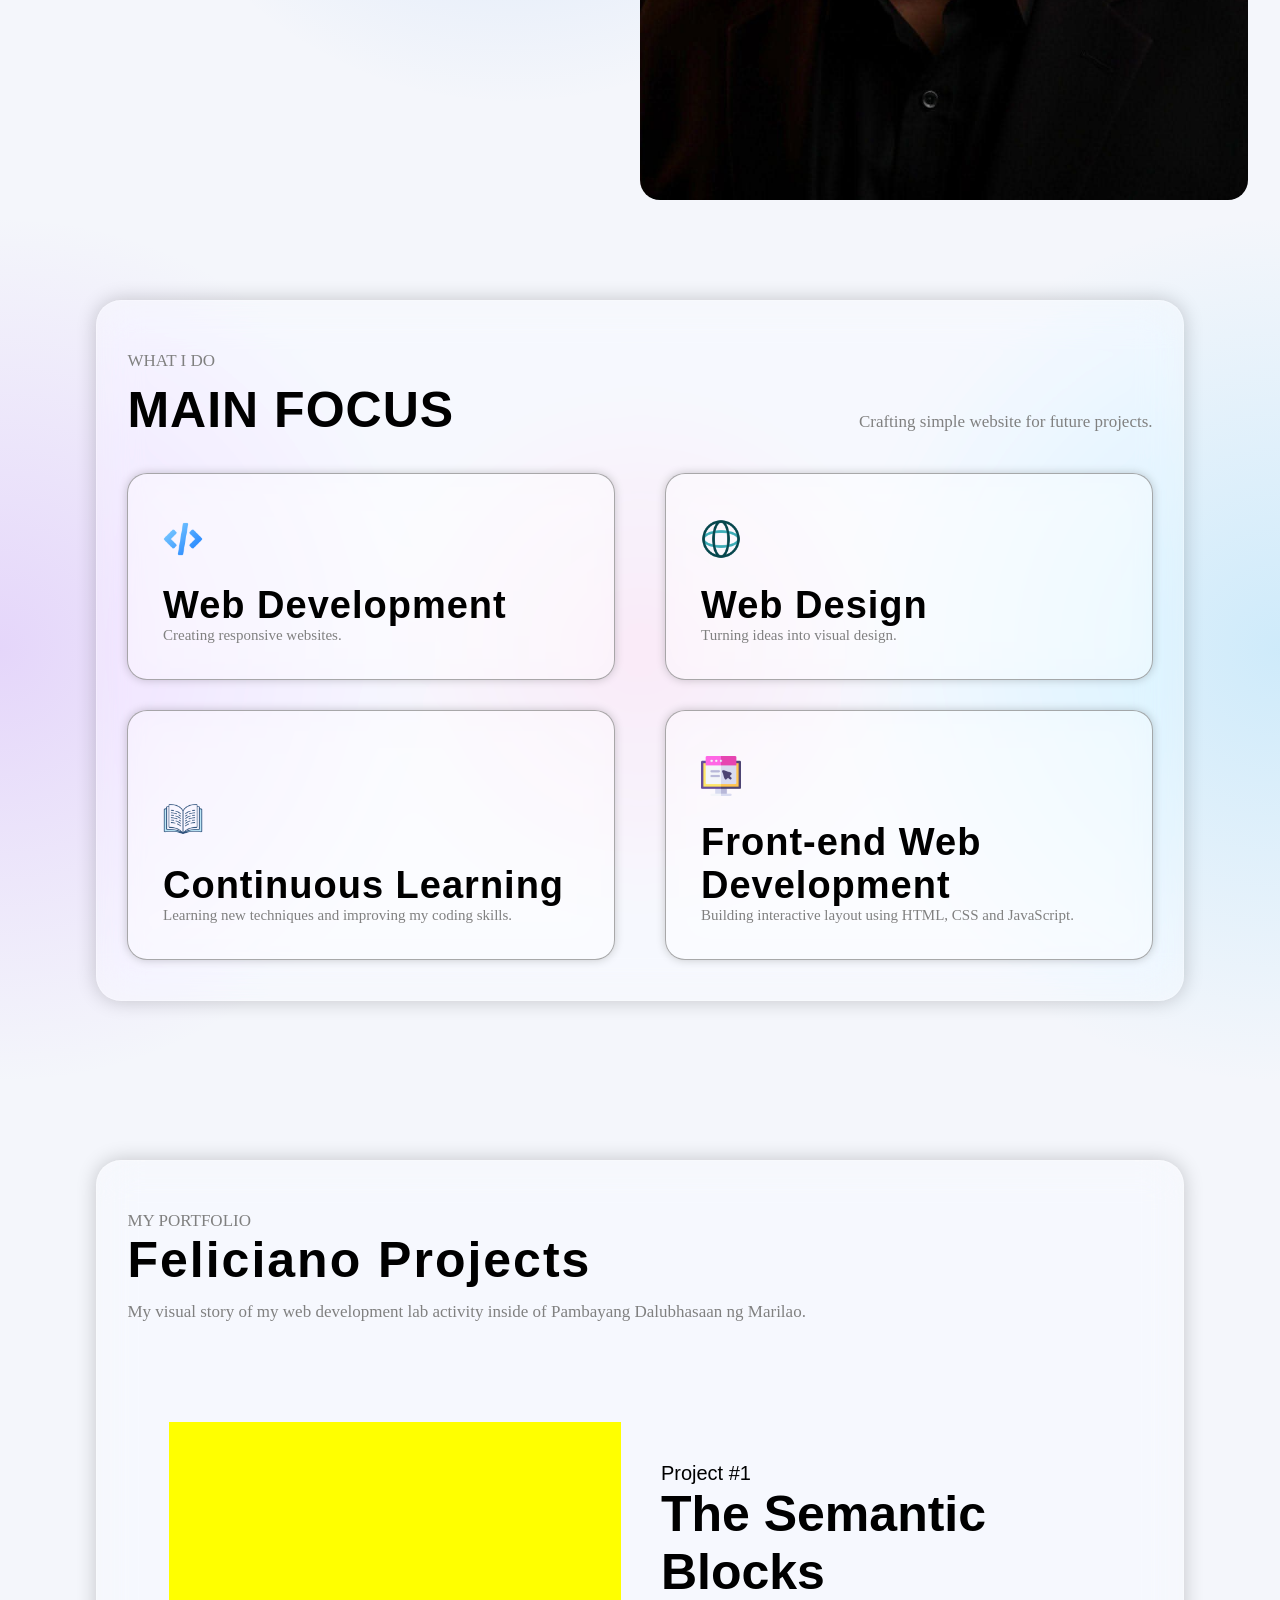
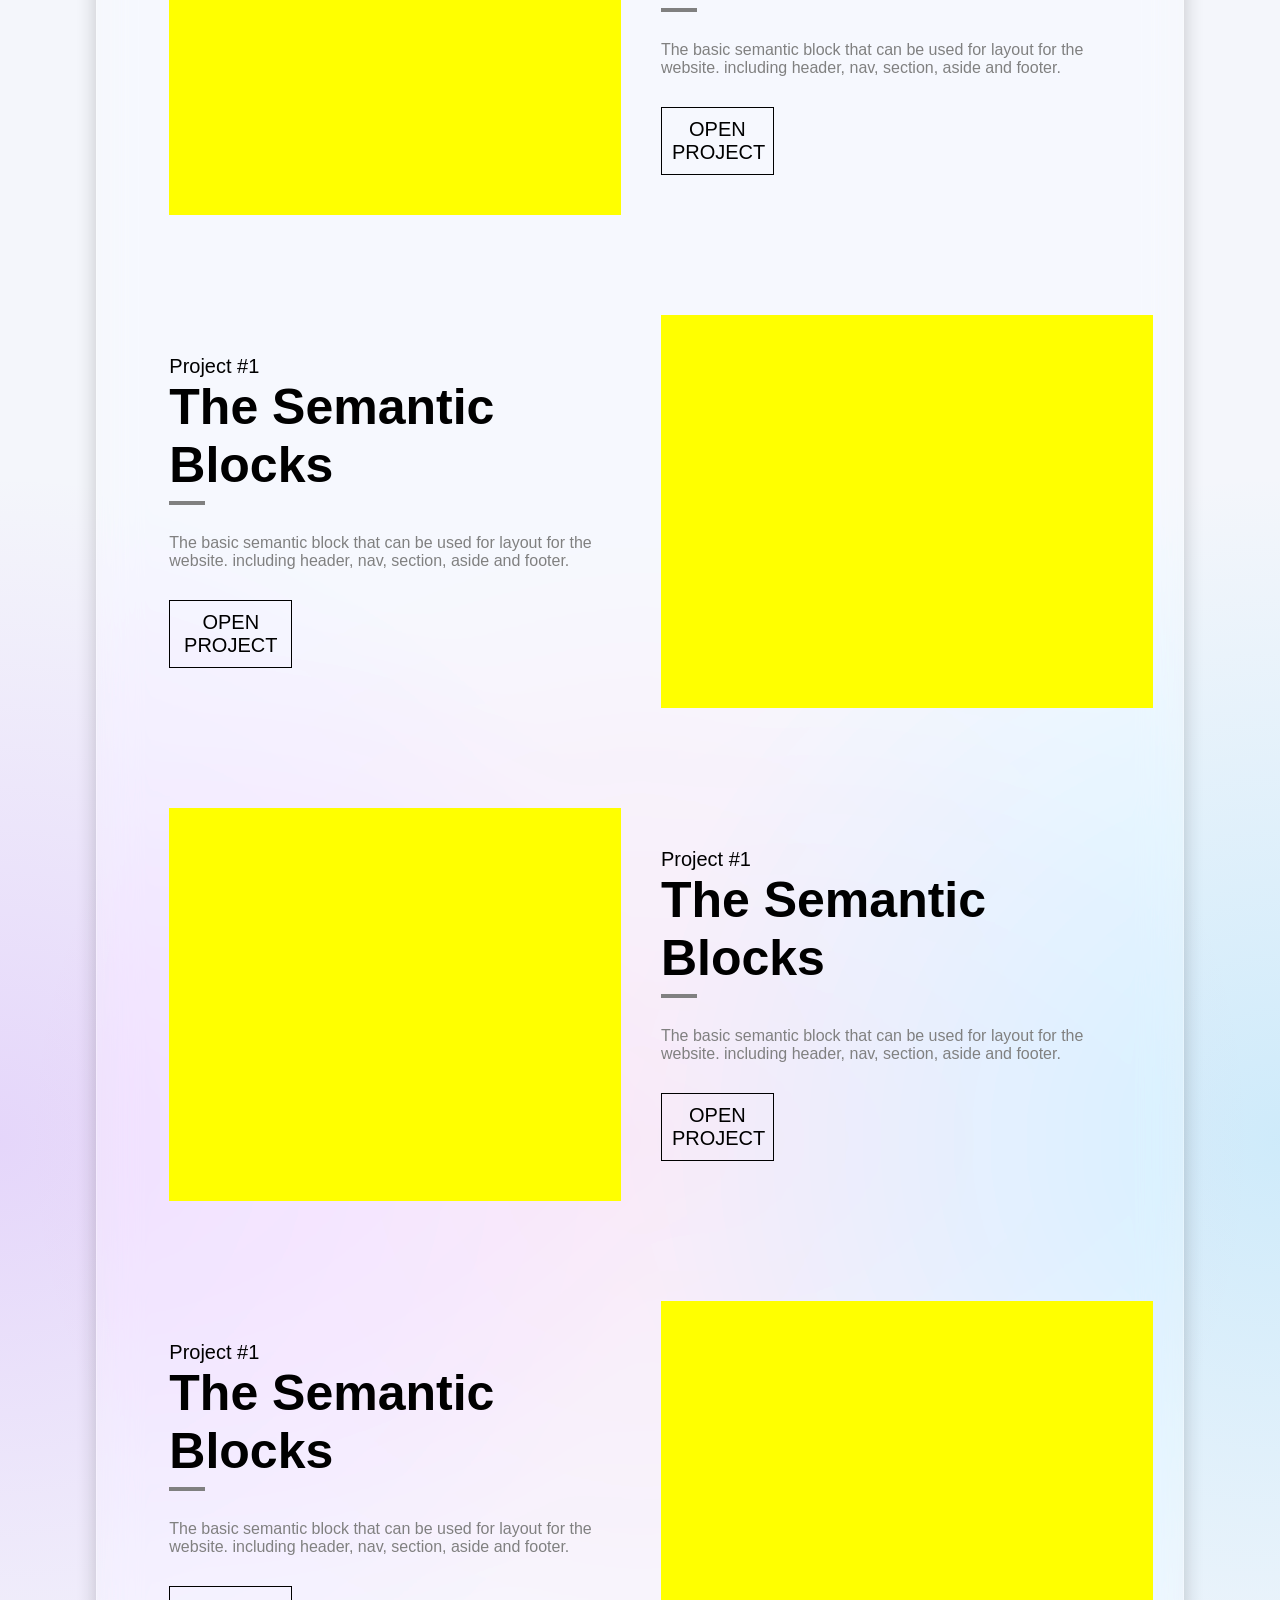
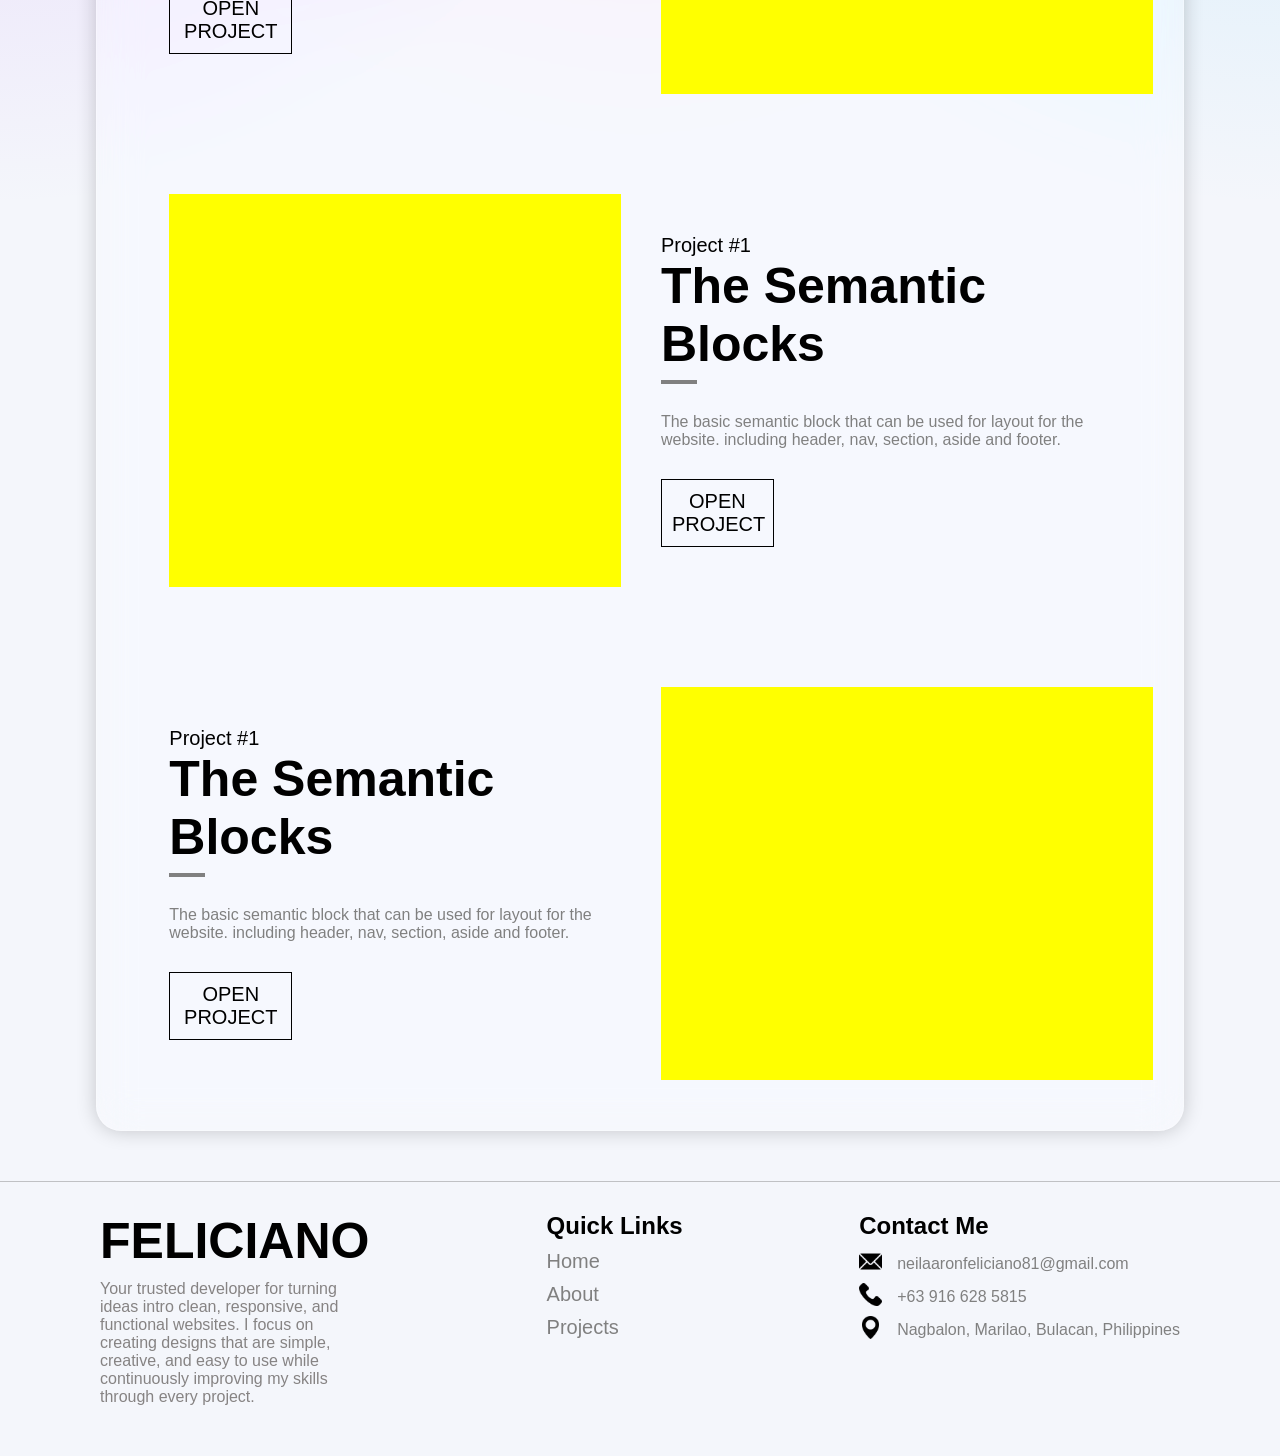
<file: home/home.html>
<!DOCTYPE html>
<html lang="en">
<head>
    <meta charset="UTF-8">
    <meta name="viewport" content="width=device-width, initial-scale=1.0">
    <title>Feliciano</title>
    <link rel="stylesheet" href="home.css">
</head>
<body>

    <div class="intro" id="home">
        <div class="radial">
        <header>
            <a href="home.html" class="neil">FELICIANO</a>

            <nav class="navlink">
                <ul class="links">
                    <li><a href="#home">Home</a></li>
                    <li><a href="#about">About</a></li>
                    <li><a href="#projects">Projects</a></li>
                    <li><a href="#contact">Contacts</a></li>
                </ul>
            </nav>
        </header>

        <div class="main">
            <div class="aside">
                <div class="pic">

                </div>

            </div>

            <div class="section">
                <div class="info">
                    <p class="welcome"> Frontend Web Developer</p>
                    <h1 class="name">Hello guys,</h1>
                    <h1 class="name2">Neil Aaron Feliciano</h1>
                    <p class="message">Creating, learning, and bringing ideas to life through code.</p>

                <div class="contain-a">
                <a class="btn1" href="#about">About Me</a>
                <a class="btn">Contact Me</a>
                </div>

                <div class="image">
                    <a href="https://www.facebook.com/share/1DxcHCXKs8/"><img src="facebook (2).png" alt="FB" class="Fb"></a>

                    <a href="https://github.com/Xhinger"><img src="github.png" alt="github" class="git"></a>
                </div>
                </div>
                
            </div>

        </div>
        </div>
    </div>

    <section class="aboutme" id="about">
        <div class="radiant-back">
            <div class="about-container">
                <div class="left-side">
                    <div class="info-me">
                        <h1 class="head1"><span class="blue-col">ABOUT</span> ME.</h1>
                        <h1 class="head2">I'm an aspiring web developer who loves crreating websites.</h1>
                        <p class="para-1">I enjoy turning simple ideas into visually appealing and functional designs using HTML and CSS. As I continue learning and exploring web development, I'm always looking for new challenges that help me improve my skills and grow as a future software engineer.</p>
                        <p>I'm passionate about web development and enjoy turning simple ideas into creative and meaningful websites. I'm always exploring new designs, learning new techniques, and improving my skills through every project I create.</p>

                    </div>

                </div>

                <div class="right-side">
                    <div class="my-pic">

                    </div>

                </div>

            </div>

        </div>
    </section>

    <section class="sec-2">
        <div class="back-design">
            <div class="main-content">
                <p class="p">WHAT I DO</p>

                <div class="content">
                    <h1>MAIN FOCUS</h1>
                    <p>Crafting simple website for future projects.</p>
                </div>

                <div class="contain-2">
                    <div class="card">
                        <div class="web-logo">
                        <img src="code.png" alt="web-logo" class="logo">
                        </div>
                        <h1>Web Development</h1>
                        <p>Creating responsive websites.</p>
                    </div>

                    <div class="card">
                        <div class="web-logo">
                        <img src="web.png" alt="web-logo" class="logo">
                        </div>
                        <h1>Web Design</h1>
                        <p>Turning ideas into visual design.</p>
                    </div>

                    <div class="card">
                        <div class="web-logo">
                        <img src="open-book.png" alt="web-logo" class="logo">
                        </div>
                        <h1>Continuous Learning</h1>
                        <p>Learning new techniques and improving my coding skills.</p>
                    </div>

                    <div class="card">
                        <div class="web-logo">
                        <img src="improvement.png" alt="web-logo" class="logo">
                        </div>
                        <h1>Front-end Web Development</h1>
                        <p>Building interactive layout using HTML, CSS and JavaScript.</p>

                    </div>

                </div>
            </div>
        </div>    
    </section>

    <section class="sec-3" id="projects">
        <div class="back-design-2">
            <div class="main-content-2">
                <div class="content-2">
                <p>MY PORTFOLIO</p>
                <h1>Feliciano Projects</h1>
                <p>My visual story of my web development lab activity inside of Pambayang Dalubhasaan ng Marilao.</p>
                </div>

                <div class="project-a">
                    <div class="project-pic">
                        
                    </div>

                    <div class="project-det">
                        <p class="project-num">Project #1</p>
                        <h1>The Semantic Blocks</h1>
                        <p class="project-p">The basic semantic block that can be used for layout for the website. including header, nav, section, aside and footer.</p>

                        <a href="">OPEN PROJECT</a>
                    </div>
                </div>

                <div class="project-b">
                    <div class="project-det-b">
                        <p class="project-num-b">Project #1</p>
                        <h1>The Semantic Blocks</h1>
                        <p class="project-p-b">The basic semantic block that can be used for layout for the website. including header, nav, section, aside and footer.</p>
                        <a href="">OPEN PROJECT</a>
                        </div>

                        <div class="project-pic-b">
                        
                        </div>
                </div>

                <div class="project-a">
                    <div class="project-pic">
                        
                    </div>

                    <div class="project-det">
                        <p class="project-num">Project #1</p>
                        <h1>The Semantic Blocks</h1>
                        <p class="project-p">The basic semantic block that can be used for layout for the website. including header, nav, section, aside and footer.</p>

                        <a href="">OPEN PROJECT</a>
                    </div>
                </div>

                <div class="project-b">
                    <div class="project-det-b">
                        <p class="project-num-b">Project #1</p>
                        <h1>The Semantic Blocks</h1>
                        <p class="project-p-b">The basic semantic block that can be used for layout for the website. including header, nav, section, aside and footer.</p>
                        <a href="">OPEN PROJECT</a>
                        </div>

                        <div class="project-pic-b">
                        
                        </div>
                </div>

                <div class="project-a">
                    <div class="project-pic">
                        
                    </div>

                    <div class="project-det">
                        <p class="project-num">Project #1</p>
                        <h1>The Semantic Blocks</h1>
                        <p class="project-p">The basic semantic block that can be used for layout for the website. including header, nav, section, aside and footer.</p>

                        <a href="">OPEN PROJECT</a>
                    </div>
                </div>

                <div class="project-b">
                    <div class="project-det-b">
                        <p class="project-num-b">Project #1</p>
                        <h1>The Semantic Blocks</h1>
                        <p class="project-p-b">The basic semantic block that can be used for layout for the website. including header, nav, section, aside and footer.</p>
                        <a href="">OPEN PROJECT</a>
                        </div>

                        <div class="project-pic-b">
                        
                        </div>
                </div>

            </div>
        </div>
    </section>

    <section class="contactus" id="contact">
        <div class="about-fel">
            <h1>FELICIANO</h1>
            <P>Your trusted developer for turning ideas intro clean, responsive, and functional websites. I focus on creating designs that are simple, creative, and easy to use while continuously improving my skills through every project.</P>
        </div>

        <div class="quick-link">
            <h1>Quick Links</h1>
                <nav class="quick-nav">
                    <a href="#home">Home</a>
                    <a href="#about">About</a>
                    <a href="#projects">Projects</a>
                </nav>
        </div>

        <div class="contact-me">
            <h1>Contact Me</h1>

            <div class="email">
                <img src="email.png" alt="email" class="contact-logo">
                <p>neilaaronfeliciano81@gmail.com</p>
            </div>

            <div class="phone-number">
                <img src="phone-call (1).png" alt="phone" class="contact-logo">
                <p>+63 916 628 5815</p>
            </div>

            <div class="address">
                <img src="location-pin.png" alt="phone" class="contact-logo">
                <p>Nagbalon, Marilao, Bulacan, Philippines</p>

            </div>

        </div>

    </section>

    <footer>

    </footer>
</body>
</html>
</file>
<file: home.css>
* {
  margin: 0;
  padding: 0;
  box-sizing: border-box;
}

:root {
  --main-font: Impact, Haettenschweiler, "Arial Narrow Bold", sans-serif;
  --secondary-font: Arial Rounded mt;
}

html {
  scroll-behavior: smooth;
}

.radial {
  background:
    linear-gradient(rgba(9, 11, 26, 0.52), rgba(9, 11, 26, 0.7)),
    url("gta-logo.jpg") center / cover no-repeat,
    radial-gradient(
      circle at 50% 20%,
      #ff4d8e80 0%,
      #ff8b6170 30%,
      #4a1942 60%,
      #090b1a 100%
    );
}

.intro {
  min-height: 100dvh;
}

header {
  display: flex;
  justify-content: space-between;
  align-items: center;

  background: rgba(0, 0, 0, 0.5);

  backdrop-filter: blur(10px) saturate(150%);
  -webkit-backdrop-filter: blur(10px) saturate(150%);

  width: 80%;
  padding: 15px;
  margin: 10px 10%;
  margin-top: 20px;
  border-radius: 40px;

  animation: fromtop 1.5s ease;

  z-index: 999;

  position: fixed;
  top: 0;
}

.neil {
  text-decoration: none;
  color: white;

  font-size: 25px;
  font-family: Impact, Haettenschweiler, "Arial Narrow Bold", sans-serif;

  letter-spacing: 3px;

  font-weight: 600;

  margin: 0 3%;

  transition: 0.3s;
}

.neil:hover {
  transform: scale(1.2);
}

.links {
  display: flex;
  justify-content: center;
  align-items: center;

  gap: 10px;
}

.links li {
  list-style: none;
}

.links a {
  text-decoration: none;
  color: grey;

  padding: 13px;

  border-radius: 20px;

  font-size: 15px;
  font-family: var(--main-font);

  transition: 0.3s;
}

.links a:hover {
  color: white;
}

.links button {
  border: 0;
  padding: 13px 20px;
  border-radius: 20px;
  background: transparent;
  color: white;
  cursor: pointer;
  font-size: 20px;
  font-family: impact;
  transition: 0.3s;

  font-family: Arial Rounded mt;
}

.contain-a {
  margin-top: 20px;
  display: flex;
  justify-content: flex-start;
}

.main {
  display: flex;
}

.section {
  min-height: 100dvh;
  flex: 1.7;

  display: flex;
  justify-content: center;
  align-items: center;
}

.info {
  margin-top: 60px;
  display: flex;
  align-items: start;
  flex-direction: column;

  max-width: 800px;
  width: 100%;
}

.name {
  font-size: 75px;

  font-family: var(--main-font);
  letter-spacing: 2px;

  color: white;
  font-weight: bolder;
  display: flex;
  justify-content: flex-start;

  animation: fadein 1s ease;
}

@keyframes fadein {
  from {
    opacity: 0;
    transform: translateY(40px);
  }
  to {
    opacity: 1;
    transform: translateY(0);
  }
}

.name2 {
  font-size: 75px;

  background:
    radial-gradient(circle 400px at 0% 0%, #ff4d8e, transparent 100%),
    radial-gradient(circle 300px at 40% 50%, #7c6cff, transparent 80%),
    radial-gradient(circle 400px at 90% 0%, #ff8b61, transparent 80%);

  -webkit-background-clip: text;
  -webkit-text-fill-color: transparent;

  font-family: var(--main-font);
  letter-spacing: 2px;
  font-weight: bolder;
  display: flex;
  justify-content: flex-start;

  animation: fadein2 1s ease-in-out;
}

@keyframes fadein2 {
  from {
    opacity: 0;
    transform: translateY(40px);
  }
  to {
    opacity: 1;
    transform: translateY(0);
  }
}

.welcome {
  display: flex;
  justify-content: start;
  font-size: 20px;
  font-family: var(--secondary-font);
  font-weight: bolder;

  background:
    radial-gradient(circle 400px at 0% 0%, #ff4d8e80, transparent 100%),
    radial-gradient(circle 300px at 40% 50%, #7c6cff, transparent 80%),
    radial-gradient(circle 400px at 90% 0%, #ff8b6170, transparent 80%);

  -webkit-background-clip: text;
  -webkit-text-fill-color: transparent;

  background-color: rgba(87, 85, 85, 1);
  backdrop-filter: blur(20px) saturate(150%);
  -webkit-backdrop-filter: blur(20px) saturate(150%);

  width: 34%;
  border-radius: 15px;
  padding: 10px;

  animation: fadeinright 1.5s ease;
}

@keyframes fadeinright {
  from {
    opacity: 0;
    transform: translateX(50px);
  }
  to {
    opacity: 1;
    transform: translateX(0);
  }
}

.message {
  color: rgb(141, 140, 140);
  font-family: var(--secondary-font);
  font-weight: bolder;
  letter-spacing: 0.5px;
  font-size: 20px;

  margin-right: 8%;

  display: flex;
  justify-content: flex-start;
  text-align: start;

  animation: fadein2 1.3s ease-in-out;

  margin-top: 20px;
}

.aside {
  min-height: 1;
  flex: 1;
}

.container {
  display: flex;
  justify-content: end;

  gap: 30px;
}

.btn1 {
  text-decoration: none;
  background:
    radial-gradient(circle 400px at 0% 0%, #ff4d8e80, transparent 100%),
    radial-gradient(circle 300px at 40% 50%, #ff4d8e80, transparent 80%),
    radial-gradient(circle 400px at 90% 0%, #ff8b6170, transparent 80%);

  color: white;
  font-size: 20px;
  font-weight: 900;

  font-family: var(--secondary-font);

  margin-right: 40px;
  padding: 12px;
  padding-left: 40px;
  padding-right: 40px;
  border-radius: 30px;

  transition: 0.3s;

  animation: fadeinright 1.5s ease;
}

.btn1:hover {
  box-shadow: 0 0 40px #ff8b6170;
  color: black;
}

.btn {
  background-color: transparent;
  text-decoration: none;
  color: white;
  font-weight: 900;

  border: 2px solid #ff8b6170;
  font-size: 20px;

  font-family: var(--secondary-font);

  padding: 12px;
  padding-left: 40px;
  padding-right: 40px;
  border-radius: 30px;

  transition: 0.3s;

  animation: fadeinright 1.5s ease;
}

.btn:hover {
  background-color: #ff8b6170;
  color: black;
  box-shadow: 0 0 40px #ff8b6170;
}

.aside {
  display: flex;
  justify-content: center;
  align-items: center;
}

.pic {
  margin-top: 80px;
  background-color: black;
  min-height: 80vh;
  width: 70%;
  border-radius: 30px;

  background-image: url("FB_IMG_1790065355883.jpg");
  background-position: center;
  background-size: cover;
  background-repeat: no-repeat;

  transform: rotate(4deg);

  animation: appear 3s ease;

  transition: 0.3s;
}

@keyframes appear {
  from {
    opacity: 0;
    filter: blur(20px);
  }
  to {
    opacity: 1;
  }
}

.pic:hover {
  transform: scale(1.04);
  border: 1px solid #ff4d8e;
  box-shadow: 0 0 80px #ff4d8e;

  object-fit: fill;
}

.image {
  display: flex;
  justify-content: flex-start;
}

.Fb {
  height: 50px;
  margin-top: 20px;

  margin-right: 20px;

  transition: 0.3s;
}

.git {
  height: 50px;
  margin-top: 20px;

  margin-right: 40px;

  transition: 0.3s;
}

.image img:hover {
  transform: scale(1.2);
}

/*------------ABOUT ME PAGE-------------*/
.aboutme {
  min-height: 100dvh;
}

.radiant-back {
  min-height: 100dvh;
  background:
    linear-gradient(rgba(9, 11, 26, 0.68), rgba(9, 11, 26, 0.76)),
    url("Wallpaper.jpg") center / cover no-repeat,
    radial-gradient(circle 250px at 0% 55%, #ff8b6170, transparent 100%);
}

.about-container {
  display: flex;
}

.left-side {
  min-height: 100dvh;
  flex: 1;

  display: flex;
  justify-content: center;
  align-items: center;
}

.right-side {
  display: flex;
  justify-content: start;
  align-items: end;

  min-height: 100dvh;
  flex: 1;
}

.info-me {
  color: white;
  padding: 20px;

  position: relative;
}

.info-me::after {
  position: absolute;
  content: "";
  z-index: 1;

  height: 3px;
  width: 130%;
  bottom: 100%;

  background:
    radial-gradient(circle 400px at 0% 0%, #ff4d8e8e, transparent 100%),
    radial-gradient(circle 400px at 50% 0%, #ff4d8e8e, transparent 100%),
    radial-gradient(circle 400px at 30% 0%, #ff4d8e8e, transparent 100%),
    radial-gradient(circle 400px at 20% 0%, #ff4d8e8e, transparent 100%),
    radial-gradient(circle 300px at 90% 0%, #ff8b6170, transparent 80%),
    radial-gradient(circle 300px at 100% 0%, #ff8b6170, transparent 80%);
}

.head1 {
  font-size: 75px;
  margin-bottom: 40px;
  color: white;
  letter-spacing: 3px;

  font-family: var(--main-font);
}

.head2 {
  font-size: 22px;
  margin-bottom: 40px;
  font-family: var(--main-font);
  letter-spacing: 1.8px;

  color: white;
}

.info-me p {
  color: grey;
}

.para-1 {
  margin-bottom: 20px;
  font-size: 19px;
}

.para-2 {
  font-size: 19px;
  margin-top: 30px;
}

.info-me p {
  font-family: var(--secondary-font);
}

.my-pic {
  max-width: 900px;
  width: 95%;
  height: 88%;

  background-image: url("FB_IMG_1790065355883.jpg");
  background-position: center;
  background-size: cover;
  background-repeat: no-repeat;

  border: 2px solid #ff4d8e8e;

  transition: 0.3s ease;
  border-radius: 20px;
}

.my-pic:hover {
  transform: scale(1.04);
  border: 1px solid #ff4d8e;
  box-shadow: 0 0 80px #ff4d8e;
}

.blue-col {
  font-family: var(--main-font);
  background:
    radial-gradient(circle 400px at 0% 0%, #ff4d8e8e, transparent 100%),
    radial-gradient(circle 300px at 40% 50%, #ff8b6170, transparent 80%),
    radial-gradient(circle 400px at 90% 0%, #ff4d8e8e, transparent 80%);

  -webkit-background-clip: text;
  -webkit-text-fill-color: transparent;
}

.sec-2 {
  min-height: 130dvh;

  margin: 0;
}

.sec-3 {
  min-height: 200dvh;

  margin: 0;
}

.back-design {
  display: flex;
  justify-content: center;
  align-items: center;

  min-height: 130dvh;

  background:
    radial-gradient(circle 400px at 0% 55%, #ff4d8e5b, transparent 100%),
    radial-gradient(circle 300px at 40% 50%, #ff8b611c, transparent 80%),
    radial-gradient(circle 400px at 90% 0%, #ff4d8e8e, transparent 80%);
}

.back-design-2 {
  display: flex;
  justify-content: center;
  align-items: start;

  padding-top: 60px;

  min-height: 200dvh;

  min-height: 100dvh;
  background:
    linear-gradient(rgba(9, 11, 26, 0.68), rgba(9, 11, 26, 0.76)),
    url("couple.jpg") center / cover no-repeat,
    radial-gradient(circle 250px at 0% 55%, #ff8b6170, transparent 100%);
}

.main-content {
  border-radius: 25px;
  padding: 20px;
  padding-top: 50px;
  padding-bottom: 50px;
  width: 85%;

  border: 1px solid rgba(255, 77, 142, 0.167);
  box-shadow: 0 0 20px rgba(0, 0, 0, 0.2);

  background-color: rgba(255, 77, 142, 0.167);
  backdrop-filter: blur(12px) saturate(150%);
  -webkit-backdrop-filter: blur(12px) saturate(150%);
}

.main-content-2 {
  border-radius: 25px;
  padding: 20px;
  padding-top: 50px;
  padding-bottom: 50px;
  width: 85%;

  margin-bottom: 50px;

  border: 1px solid rgba(255, 77, 142, 0.167);
  box-shadow: 0 0 20px rgba(0, 0, 0, 0.2);

  background-color: rgba(255, 77, 142, 0.167);
  backdrop-filter: blur(12px) saturate(150%);
  -webkit-backdrop-filter: blur(12px) saturate(150%);
}

.p {
  margin: 0 1%;
  color: gray;
  font-size: 17px;
  margin-bottom: 10px;

  font-family: var(--secondary-font);
}

.content {
  display: flex;
  justify-content: space-between;
  align-items: center;

  margin: 0 1%;
}

.content-2 {
  margin: 0 1%;
}

.content-2 h1 {
  color: white;
  font-size: 50px;
  margin-bottom: 13px;

  font-family: var(--main-font);
  letter-spacing: 2px;
}

.radial-felic {
  background:
    radial-gradient(circle 400px at 0% 0%, #ff4d8e80, transparent 100%),
    radial-gradient(circle 300px at 40% 50%, #ff8b6170, transparent 80%),
    radial-gradient(circle 400px at 90% 0%, #ff4d8e80, transparent 80%);

  -webkit-background-clip: text;
  -webkit-text-fill-color: transparent;
}

.content-2 p {
  font-size: 17px;
  color: gray;

  font-family: var(--secondary-font);
}

.content h1 {
  color: white;
  font-size: 50px;
  margin-bottom: 24px;

  font-family: var(--main-font);
  letter-spacing: 1px;
}

.fukos {
  background:
    radial-gradient(circle 400px at 0% 0%, #ff4d8e80, transparent 100%),
    radial-gradient(circle 300px at 40% 50%, #ff8b6170, transparent 80%),
    radial-gradient(circle 400px at 90% 0%, #ff4d8e80, transparent 80%);

  -webkit-background-clip: text;
  -webkit-text-fill-color: transparent;
}

.content p {
  font-size: 17px;
  color: gray;

  width: 45%;

  font-family: var(--secondary-font);
}

.contain-2 {
  display: grid;
  grid-template-columns: repeat(2, 1fr);
  gap: 30px;
}

.card {
  background-color: rgba(255, 77, 142, 0);
  backdrop-filter: blur(20px) saturate(150%);
  -webkit-backdrop-filter: blur(20px) saturate(150%);

  border: 1px solid #ff8b6170;
  border-radius: 20px;
  padding: 35px;
  padding-top: 0;

  box-shadow: 0 0 10px rgba(0, 0, 0, 0.2);

  margin: 10px;

  max-height: 2500px;
  height: 100%;

  display: flex;
  flex-direction: column;
  justify-content: end;
  align-items: start;

  transition: 0.3s ease;
}

.card:hover {
  transform: scale(1.04);
  border: 1px solid #ff8b6170;
  box-shadow: 0 0 40px #ff8b6170;
}

.card h1 {
  font-size: 38px;
  font-family: var(--main-font);

  letter-spacing: 1px;
  transition: 0.3s ease;

  background:
    radial-gradient(circle 400px at 0% 0%, #ff8b6170, transparent 50%),
    radial-gradient(circle 300px at 40% 50%, #ff4d8e80, transparent 80%),
    radial-gradient(circle 400px at 90% 0%, #ff8b6170, transparent 60%);

  -webkit-background-clip: text;
  -webkit-text-fill-color: transparent;
}

.card p {
  font-size: 15px;
  color: grey;

  font-family: var(--secondary-font);
}

.web-logo {
  display: flex;
  justify-content: center;
  align-items: center;
  min-height: 10vh;
}

.logo {
  height: 40px;
}

.project-a {
  display: flex;

  margin: 100px 1% 0 5%;
}

.project-b {
  display: flex;

  margin: 100px 1% 0 5%;
}

.project-pic {
  background-color: yellow;
  border-radius: 30px 0 30px 0;

  transition: 0.3s ease;
  flex: 1;
}

.project-pic-1 {
  background-color: yellow;
  border-radius: 30px 0 30px 0;
  background-image: url("Act4.png");
  background-position: center;
  background-size: cover;
  background-repeat: no-repeat;

  transition: 0.3s ease;
  flex: 1;
}

.project-pic-1:hover {
  transform: scale(1.02);
  box-shadow: 0 0 80px #ff8b61;
}

.project-pic-2 {
  background-color: yellow;
  border-radius: 30px 0 30px 0;
  background-image: url("ACT2.png");
  background-position: center;
  background-size: cover;
  background-repeat: no-repeat;

  transition: 0.3s ease;
  flex: 1;
}

.project-pic-2:hover {
  transform: scale(1.02);
  box-shadow: 0 0 80px #ff8b61;
}

.project-pic-3 {
  background-color: yellow;
  border-radius: 30px 0 30px 0;
  background-image: url("system.png");
  background-position: center;
  background-size: cover;
  background-repeat: no-repeat;

  transition: 0.3s ease;
  flex: 1;
}

.project-pic-3:hover {
  transform: scale(1.02);
  box-shadow: 0 0 80px #ff8b61;
}

.project-pic:hover {
  transform: scale(1.02);
  box-shadow: 0 0 80px #ff8b61;
}

.project-pic-b {
  background-color: yellow;
  background-color: yellow;
  border-radius: 0 30px 0 30px;

  transition: 0.3s ease;

  flex: 1;
}

.project-pic-b-2 {
  background-color: yellow;
  background-color: yellow;
  border-radius: 0 30px 0 30px;

  background-image: url("Act5.png");
  background-position: center;
  background-size: cover;
  background-repeat: no-repeat;

  transition: 0.3s ease;

  flex: 1;
}

.project-pic-b-2:hover {
  transform: scale(1.02);
  box-shadow: 0 0 80px #ff8b61;
}

.project-pic-b-3 {
  background-color: yellow;
  background-color: yellow;
  border-radius: 0 30px 0 30px;

  background-image: url("jquery.png");
  background-position: center;
  background-size: cover;
  background-repeat: no-repeat;

  transition: 0.3s ease;

  flex: 1;
}

.project-pic-b-3:hover {
  transform: scale(1.02);
  box-shadow: 0 0 80px #ff8b61;
}

.project-pic-b:hover {
  transform: scale(1.02);
  box-shadow: 0 0 80px #ff8b61;
}

.project-det {
  display: flex;
  flex-direction: column;
  justify-content: center;

  padding: 40px;

  flex: 1;
}

.project-det-b {
  display: flex;
  flex-direction: column;
  justify-content: center;

  padding: 40px 0 40px 0;

  transition: 0.3s ease;
  flex: 1;
}

.project-det-b a:hover {
  transform: scale(1.09);
}

.project-det h1 {
  font-size: 50px;
  font-family: var(--main-font);

  background:
    radial-gradient(circle 400px at 0% 0%, #ff4d8e80, transparent 100%),
    radial-gradient(circle 300px at 40% 50%, #ff8b61, transparent 80%),
    radial-gradient(circle 400px at 90% 0%, #ff4d8e80, transparent 80%);

  -webkit-background-clip: text;
  -webkit-text-fill-color: transparent;

  margin-bottom: 30px;
}

.project-det-b h1 {
  font-size: 50px;
  font-family: var(--main-font);

  background:
    radial-gradient(circle 400px at 0% 0%, #ff4d8e80, transparent 100%),
    radial-gradient(circle 300px at 40% 50%, #ff8b61, transparent 80%),
    radial-gradient(circle 400px at 90% 0%, #ff4d8e80, transparent 80%);

  -webkit-background-clip: text;
  -webkit-text-fill-color: transparent;

  margin-bottom: 30px;
}

.project-num {
  color: gray;
  font-size: 20px;
  font-family: var(--main-font);
}

.project-num-b {
  color: gray;
  font-size: 20px;
  font-family: var(--main-font);
}

.project-p {
  position: relative;
  color: gray;
  font-family: var(--main-font);

  margin-top: 10px;
}

.project-p::after {
  position: absolute;
  content: "";

  left: 0px;
  height: 4px;
  width: 8%;
  bottom: 65px;

  background-color: #ff8b61;
}

.project-p-b {
  position: relative;
  color: gray;
  font-family: var(--main-font);

  width: 90%;
  margin-top: 10px;
}

.project-p-b::after {
  position: absolute;
  content: "";

  left: 0px;
  height: 4px;
  width: 8%;
  bottom: 65px;

  background-color: #ff8b61;
}

.project-det a {
  color: white;
  font-family: var(--main-font);

  margin-top: 30px;
  font-size: 20px;
  text-decoration: none;

  border: 1px solid #ff8b61;

  width: 25%;
  text-align: center;

  transition: 0.3s ease;
  position: relative;
  padding: 10px;
}

.project-det a:hover {
  transform: scale(1.09);
}

.project-det-b a {
  color: white;
  font-family: var(--main-font);

  margin-top: 30px;
  font-size: 20px;
  text-decoration: none;

  border: 1px solid #ff8b61;
  width: 25%;
  text-align: center;

  position: relative;
  transition: 0.3s ease;

  padding: 10px;
}

.project-det-b a::after {
  position: absolute;
  content: "";

  left: 10px;
  bottom: 8px;
  width: 0;
  height: 2px;
  background-color: black;
  transition: width 0.3s ease;
}

.project-det-b a:hover::after {
  width: 87%;
}

.contactus {
  background: rgba(20, 20, 24, 0.92);
  border-top: 1px solid #ff4d8e;

  padding: 30px;

  padding-left: 100px;
  padding-right: 100px;

  display: flex;
  justify-content: space-between;
  position: relative;
  isolation: isolate;
  overflow: hidden;
}

.contactus::before {
  position: absolute;
  z-index: -1;
  inset: 0;
  content: "";
  background-image: url("gta-logo.jpg");
  background-repeat: repeat;
  background-size: 240px 180px;
  background-position: 0 50%;
  opacity: 0.38;
  mix-blend-mode: screen;
  pointer-events: none;
  animation: contact-logo-carousel 32s linear infinite;
}

.contactus > * {
  position: relative;
  z-index: 1;
}

@keyframes contact-logo-carousel {
  to {
    background-position: 480px 50%;
  }
}

.about-fel {
  width: 25%;
}

.about-fel h1 {
  font-family: var(--main-font);
  font-size: 50px;
  margin-bottom: 10px;

  background:
    radial-gradient(circle 400px at 0% 55%, #ff4d8e80, transparent 100%),
    radial-gradient(circle 300px at 40% 50%, #ff8b6170, transparent 80%),
    radial-gradient(circle 400px at 90% 0%, #ff4d8e80, transparent 80%);

  -webkit-background-clip: text;
  -webkit-text-fill-color: transparent;
}

.about-fel p {
  font-family: var(--main-font);
  color: rgb(190, 184, 184);
  font-size: 18px;
  letter-spacing: 1.5px;
}

.quick-link h1 {
  color: white;
  font-family: var(--main-font);
}

.quick-nav a {
  text-decoration: none;
  display: flex;
  justify-content: start;

  font-size: 20px;
  margin-top: 10px;

  transition: 0.3s ease;

  color: #ffffff;
  font-family: var(--main-font);
}

.quick-nav a:hover {
  color: grey;
}

.about-fel p {
  max-width: 900px;
}

.contact-me h1 {
  margin-bottom: 10px;
  color: white;
  font-family: var(--main-font);
}

.contact-me p {
  color: rgb(190, 184, 184);
  font-family: var(--main-font);
}

.email {
  display: flex;
  align-items: end;
  gap: 15px;

  margin-bottom: 10px;
}

.phone-number {
  display: flex;
  align-items: end;
  gap: 15px;

  margin-bottom: 10px;
}

.address {
  display: flex;
  align-items: end;
  gap: 15px;
}

.email img {
  height: 23px;
}

.phone-number img {
  height: 23px;
}

.address img {
  height: 23px;
}

footer {
  display: flex;
  justify-content: space-between;

  padding: 10px 10%;

  background: #0d0d10;
}

footer p {
  color: rgba(255, 255, 255, 0.65);
}

.footer-p a {
  text-decoration: none;

  margin-left: 30px;
  color: rgba(255, 255, 255, 0.65);

  transition: 0.3s ease;
}

.footer-p a:hover {
  color: white;
}

/* Responsive layouts */

@media (max-width: 1286px) {
  .project-b a {
    width: 40%;
  }

  .project-a a {
    width: 40%;
  }

  .project-p::after,
  .project-p-b::after {
    bottom: 65px;
    width: 30%;
  }
}

@media (max-width: 1125px) {
  .project-p::after,
  .project-p-b::after {
    bottom: 85px;
    width: 30%;
  }
}

@media (max-width: 894px) {
  .project-p::after,
  .project-p-b::after {
    bottom: 85px;
    width: 30%;
  }
}

@media (max-width: 819px) {
  .project-p::after,
  .project-p-b::after {
    bottom: 85px;
    width: 30%;
  }
}

@media (max-width: 1024px) {
  header {
    width: 92%;
    margin: 10px 4%;
  }

  .main {
    padding: 0 4%;
  }

  .name,
  .name2 {
    font-size: clamp(48px, 7vw, 75px);
  }

  .welcome {
    width: auto;
  }

  .head1 {
    font-size: clamp(52px, 8vw, 75px);
  }

  .content h1,
  .content-2 h1 {
    font-size: clamp(40px, 6vw, 50px);
  }

  .project-det h1,
  .project-det-b h1 {
    font-size: clamp(38px, 5vw, 50px);
  }

  .contactus {
    gap: 40px;
    padding-left: 6%;
    padding-right: 6%;
  }

  .project-p::after,
  .project-p-b::after {
    bottom: 85px;
    width: 30%;
  }

  .project-b a {
    width: 40%;
  }

  .project-a a {
    width: 40%;
  }
}

@media (max-width: 700px) {
  header {
    align-items: flex-start;
    padding: 14px 16px;
    border-radius: 24px;
  }

  .neil {
    font-size: 17px;
    margin: 0;
  }

  .links {
    flex-wrap: wrap;
    gap: 2px;
    justify-content: flex-end;
  }

  .links a {
    padding: 7px 6px;
    font-size: 12px;
  }

  .main {
    flex-direction: column-reverse;
    padding: 100px 6% 50px;
  }

  .section {
    min-height: auto;
    align-items: flex-start;
  }

  .info {
    margin-top: 30px;
  }

  .name,
  .name2 {
    font-size: clamp(38px, 12vw, 60px);
    line-height: 1.05;
  }

  .welcome {
    font-size: 15px;
    padding: 8px;
  }

  .message {
    font-size: 16px;
    margin-right: 0;
  }

  .contain-a {
    flex-wrap: wrap;
    gap: 12px;
  }

  .btn1,
  .btn {
    margin-right: 0;
    padding: 10px 20px;
    font-size: 16px;
  }

  .aside {
    width: 100%;
  }

  .pic {
    margin-top: 20px;
    min-height: 55vh;
    width: 82%;
  }

  .image img {
    height: 42px;
  }

  .image .git {
    margin-right: 0;
  }

  .about-container {
    flex-direction: column;
  }

  .left-side,
  .right-side {
    min-height: auto;
    width: 100%;
  }

  .left-side {
    padding: 70px 6% 35px;
  }

  .right-side {
    justify-content: center;
    padding: 0 6% 50px;
  }

  .info-me {
    padding: 0;
  }

  .info-me::after {
    width: 100%;
  }

  .head1 {
    font-size: clamp(44px, 13vw, 65px);
    margin-bottom: 25px;
  }

  .head2 {
    font-size: 20px;
    margin-bottom: 25px;
  }

  .my-pic {
    width: 100%;
    height: 55vh;
  }

  .back-design,
  .back-design-2 {
    min-height: auto;
    padding: 40px 0;
  }

  .main-content,
  .main-content-2 {
    width: 90%;
    padding: 30px 16px;
  }

  .content {
    align-items: flex-start;
    flex-direction: column;
    gap: 6px;
  }

  .content h1,
  .content-2 h1 {
    font-size: clamp(36px, 11vw, 50px);
  }

  .contain-2 {
    grid-template-columns: 1fr;
    gap: 16px;
  }

  .card {
    min-height: 210px;
    margin: 0;
    padding: 25px;
  }

  .card h1 {
    font-size: 30px;
  }

  .sec-3,
  .back-design-2 {
    min-height: auto;
  }

  .project-a,
  .project-b {
    flex-direction: column;
    margin: 50px 0 0;
  }

  .project-b {
    flex-direction: column-reverse;
  }

  .project-pic,
  .project-pic-b {
    min-height: 180px;
  }

  .project-pic-1,
  .project-pic-b-2,
  .project-pic-2,
  .project-pic-b-3,
  .project-pic-3 {
    min-height: 180px;
  }

  .project-det,
  .project-det-b {
    padding: 25px 0;
  }

  .project-det h1,
  .project-det-b h1 {
    font-size: 38px;
    margin-bottom: 18px;
  }

  .project-det a,
  .project-det-b a {
    width: fit-content;
    font-size: 16px;
  }

  .project-p::after,
  .project-p-b::after {
    bottom: 55px;
  }

  .contactus {
    flex-direction: column;
    gap: 35px;
    padding: 45px 8%;
  }

  .about-fel {
    width: 100%;
  }

  .about-fel h1 {
    font-size: 42px;
  }

  footer {
    align-items: flex-start;
    flex-direction: column;
    gap: 12px;
    padding: 18px 8%;
  }

  .footer-p a {
    margin-left: 0;
    margin-right: 20px;
  }
}

@media (max-width: 479px) {
  .project-p::after,
  .project-p-b::after {
    bottom: 78px;

    width: 30%;
  }

  .content p {
    max-width: 900px;
    width: 90%;
    text-align: start;

    margin-bottom: 20px;
  }

  .project-pic,
  .project-pic-b {
    min-height: 180px;
  }

  .project-pic-1,
  .project-pic-b-2,
  .project-pic-2,
  .project-pic-b-3,
  .project-pic-3 {
    min-height: 180px;
  }

  .contactus {
    padding-top: 80px;
  }
}

@media (max-width: 420px) {
  .info {
    display: flex;
    justify-content: center;
    align-items: center;
  }

  .info h1,
  .info p {
    text-align: center;
  }

  .info-me {
    text-align: center;
  }

  .info-me::after {
    position: absolute;
    content: "";
    z-index: 1;

    margin-bottom: 20px;

    left: 0px;
    height: 3px;
    width: 100%;
    bottom: 100%;

    background:
      radial-gradient(circle 400px at 0% 0%, #43d9ff, transparent 100%),
      radial-gradient(circle 300px at 40% 50%, #7c6cff, transparent 80%),
      radial-gradient(circle 400px at 90% 0%, #43d9ff, transparent 80%);
  }

  .btn {
    align-items: flex-end;
  }

  .contain-a {
    display: flex;
    align-items: flex-start;
    flex-direction: row;
  }

  .btn1,
  .btn {
    display: inline-block;
    max-width: 100%;
  }

  .quick-nav a {
    font-size: 17px;
  }

  .quick-link {
    margin-bottom: 25px;
  }

  .contact-me img {
    height: 18px;
  }

  .about-fel {
    margin-bottom: 25px;
  }

  .btn {
    font-size: 13px;
  }

  .contactus {
    padding-top: 70px;
  }

  .project-pic,
  .project-pic-b {
    min-height: 180px;
  }

  .project-pic-1,
  .project-pic-b-2,
  .project-pic-2,
  .project-pic-b-3,
  .project-pic-3 {
    min-height: 180px;
  }

  .p {
    text-align: center;
  }

  .content p {
    text-align: center;
  }

  .content {
    display: flex;
    justify-content: center;
    align-items: center;
  }

  .content-2 h1 {
    text-align: center;
  }

  .content-2 p {
    text-align: center;
  }

  footer {
    display: flex;
    align-items: center;
  }
}

@media (min-width: 1600px) {
  .main,
  .about-container {
    max-width: 1800px;
    margin: 0 auto;
  }

  .main-content,
  .main-content-2 {
    max-width: 1600px;
  }

  .name,
  .name2 {
    font-size: clamp(75px, 5vw, 110px);
  }

  .message {
    font-size: 24px;
  }

  .card h1 {
    font-size: clamp(38px, 2.4vw, 52px);
  }

  .contactus,
  footer {
    padding-left: max(100px, calc((100vw - 1800px) / 2));
    padding-right: max(100px, calc((100vw - 1800px) / 2));
  }
}

@media (max-width: 376px) {
  .project-p::after {
    bottom: 80px;
  }

  .project-p-b::after {
    bottom: 100px;
  }

  .quick-nav a {
    font-size: 17px;
  }

  .contact-me img {
    height: 18px;
  }

  .about-fel {
    margin-bottom: 25px;
  }

  .project-pic,
  .project-pic-b {
    min-height: 180px;
  }

  .project-pic-1,
  .project-pic-b-2 {
    min-height: 180px;
  }
}

@media (max-width: 352px) {
  .address img {
    margin-bottom: 16px;
  }
}

@media (max-width: 392px) {
  header {
    display: flex;
    flex-direction: column;
    align-items: center;
  }

  .project-pic,
  .project-pic-b {
    min-height: 180px;
  }

  .project-pic-1,
  .project-pic-b-2 {
    min-height: 180px;
  }
}

.black-color {
  background-color: black;
}

@media (max-width: 290px) {
  .contain-a {
    display: flex;
    align-items: flex-start;
    flex-direction: column;
  }
}

@media (prefers-reduced-motion: reduce) {
  .contactus::before {
    animation: none;
  }
}
</file>
<file: home/home.css>
* {
  margin: 0;
  padding: 0;
  box-sizing: border-box;
}

html {
  scroll-behavior: smooth;
}

.radial {
  background:
    radial-gradient(circle 400px at 0% 0%, #3584e570, transparent 100%),
    radial-gradient(circle 300px at 40% 50%, #e535dc70, transparent 80%),
    radial-gradient(circle 400px at 90% 0%, #ad2cd456, transparent 80%);
}

.intro {
  background-color: #f4f6fb;
  min-height: 100dvh;
}

header {
  display: flex;
  justify-content: space-between;
  align-items: center;

  background: rgba(0, 0, 0, 0.5);

  backdrop-filter: blur(10px) saturate(150%);
  -webkit-backdrop-filter: blur(10px) saturate(150%);

  width: 80%;
  padding: 20px;
  margin: 10px 10%;
  border-radius: 40px;

  animation: fromtop 1.5s ease;

  z-index: 999;

  position: fixed;
  top: 0;
}

.neil {
  text-decoration: none;
  color: white;

  font-size: 20px;
  font-family: Arial Rounded mt;
  font-weight: 600;

  margin: 0 3%;

  transition: 0.3s;
}

.neil:hover {
  transform: scale(1.2);
}

.links {
  display: flex;
  justify-content: center;
  align-items: center;

  gap: 10px;
}

.links li {
  list-style: none;
}

.links a {
  text-decoration: none;
  color: rgb(205, 201, 201);

  padding: 13px;

  border-radius: 20px;

  font-size: 15px;
  font-family: Arial Rounded mt;

  transition: 0.3s;
}

.links a:hover {
  color: white;
}

.links button {
  border: 0;
  padding: 13px 20px;
  border-radius: 20px;
  background: transparent;
  color: white;
  cursor: pointer;
  font-size: 20px;
  font-family: impact;
  transition: 0.3s;

  font-family: Arial Rounded mt;
}

.contain-a {
  margin-top: 20px;
  display: flex;
  justify-content: flex-start;
}

.main {
  display: flex;
}

.section {
  min-height: 100dvh;
  flex: 1.7;

  display: flex;
  justify-content: center;
  align-items: center;
}

.info {
  margin-top: 60px;
  display: flex;
  align-items: start;
  flex-direction: column;

  max-width: 800px;
  width: 100%;
}

.name {
  font-size: 75px;

  font-family: Arial Rounded mt;

  color: black;
  font-weight: bolder;
  display: flex;
  justify-content: flex-start;

  animation: fadein 1s ease;
}

@keyframes fadein {
  from {
    opacity: 0;
    transform: translateY(40px);
  }
  to {
    opacity: 1;
    transform: translateY(0);
  }
}

.name2 {
  font-size: 75px;

  background:
    radial-gradient(circle at left, #3584e5ac, transparent 70%),
    radial-gradient(circle at center, #ad2cd4a0, transparent 120%),
    radial-gradient(circle at right, #e535dcbc, transparent 80%);

  -webkit-background-clip: text;
  -webkit-text-fill-color: transparent;

  font-family: Arial Rounded mt;
  font-weight: bolder;
  display: flex;
  justify-content: flex-start;

  animation: fadein2 1s ease-in-out;
}

@keyframes fadein2 {
  from {
    opacity: 0;
    transform: translateY(40px);
  }
  to {
    opacity: 1;
    transform: translateY(0);
  }
}

.welcome {
  display: flex;
  justify-content: start;
  font-size: 20px;
  font-family: Arial Rounded mt;
  font-weight: bolder;

  color: #2c83bac0;
  background-color: rgba(87, 85, 85, 0.183);
  backdrop-filter: blur(20px) saturate(150%);
  -webkit-backdrop-filter: blur(20px) saturate(150%);

  width: 34%;
  border-radius: 15px;
  padding: 10px;

  animation: fadeinright 1.5s ease;
}

@keyframes fadeinright {
  from {
    opacity: 0;
    transform: translateX(50px);
  }
  to {
    opacity: 1;
    transform: translateX(0);
  }
}

.message {
  color: rgb(87, 86, 86);
  font-family: Arial Rounded mt;
  font-weight: bolder;
  letter-spacing: 0.5px;
  font-size: 20px;

  margin-right: 8%;

  display: flex;
  justify-content: flex-start;
  text-align: start;

  animation: fadein2 1.3s ease-in-out;

  margin-top: 20px;
}

.aside {
  min-height: 1;
  flex: 1;
}

.container {
  display: flex;
  justify-content: end;

  gap: 30px;
}

.btn1 {
  text-decoration: none;
  background: linear-gradient(
    150deg,
    rgba(0, 0, 255, 0.427),
    rgba(121, 2, 185, 0.493),
    rgba(128, 0, 128, 0.847)
  );

  color: white;
  font-size: 20px;
  font-weight: 900;

  font-family: Arial Rounded mt;

  margin-right: 40px;
  padding: 12px;
  padding-left: 40px;
  padding-right: 40px;
  border-radius: 30px;

  transition: 0.3s;

  animation: fadeinright 1.5s ease;
}

.btn1:hover {
  box-shadow: 0 0 40px purple;
  color: black;
}

.btn {
  background-color: transparent;
  text-decoration: none;
  color: black;
  font-weight: 900;

  border: 2px solid rgb(122, 0, 128);
  font-size: 20px;

  font-family: Arial Rounded mt;

  padding: 12px;
  padding-left: 40px;
  padding-right: 40px;
  border-radius: 30px;

  transition: 0.3s;

  animation: fadeinright 1.5s ease;
}

.btn:hover {
  background-color: purple;
  color: white;
  box-shadow: 0 0 40px purple;
}

.aside {
  display: flex;
  justify-content: center;
  align-items: center;
}

.pic {
  margin-top: 80px;
  background-color: black;
  min-height: 80vh;
  width: 70%;
  border-radius: 30px;

  background-image: url("FB_IMG_1790065355883.jpg");
  background-position: center;
  background-size: cover;
  background-repeat: no-repeat;

  transform: rotate(4deg);

  animation: appear 3s ease;

  transition: 0.3s;
}

@keyframes appear {
  from {
    opacity: 0;
    filter: blur(20px);
  }
  to {
    opacity: 1;
  }
}

.pic:hover {
  transform: scale(1.04);
  border: 1px solid rgb(60, 0, 128);
  box-shadow: 0 0 80px rgb(60, 0, 128);

  object-fit: fill;
}

.image {
  display: flex;
  justify-content: flex-start;
}

.Fb {
  height: 50px;
  margin-top: 20px;

  margin-right: 20px;

  transition: 0.3s;
}

.git {
  height: 50px;
  margin-top: 20px;

  margin-right: 40px;

  transition: 0.3s;
}

.image img:hover {
  transform: scale(1.2);
}

/*------------ABOUT ME PAGE-------------*/
.aboutme {
  min-height: 100dvh;
  background-color: #f4f6fb;
}

.radiant-back {
  min-height: 100dvh;
  background: radial-gradient(
    circle 400px at 40% 45%,
    #3584e52f,
    transparent 100%
  );
}

.about-container {
  display: flex;
}

.left-side {
  min-height: 100dvh;
  flex: 1;

  display: flex;
  justify-content: center;
  align-items: center;
}

.right-side {
  display: flex;
  justify-content: start;
  align-items: end;

  min-height: 100dvh;
  flex: 1;
}

.info-me {
  color: white;
  padding: 20px;

  position: relative;
}

.info-me::after {
  position: absolute;
  content: "";

  height: 3px;
  width: 130%;
  bottom: 100%;

  background:
    radial-gradient(circle at left, #3584e5ac, transparent 70%),
    radial-gradient(circle at center, #ad2cd4a0, transparent 120%),
    radial-gradient(circle at right, #e535dcbc, transparent 80%);
}

.head1 {
  font-size: 75px;
  margin-bottom: 40px;
  color: black;
}

.head2 {
  font-size: 22px;
  margin-bottom: 40px;

  color: black;
}

.info-me p {
  color: grey;
}

.para-1 {
  margin-bottom: 20px;
}

.info-me h1,
.info-me p {
  font-family: Arial Rounded mt;
}

.my-pic {
  max-width: 900px;
  width: 95%;
  height: 88%;

  background-image: url("FB_IMG_1790065355883.jpg");
  background-position: center;
  background-size: cover;
  background-repeat: no-repeat;

  border-radius: 20px;
}

.blue-col {
  color: #3584e5ac;
}

.sec-2 {
  min-height: 100dvh;
  background-color: #f4f6fb;

  margin: 0;
}

.sec-3 {
  min-height: 200dvh;
  background-color: #f4f6fb;

  margin: 0;
}

.back-design {
  display: flex;
  justify-content: center;
  align-items: center;

  min-height: 100dvh;

  background:
    radial-gradient(circle at 0% 50%, rgba(168, 85, 247, 0.2), transparent 32%),
    radial-gradient(
      circle at 100% 50%,
      rgba(56, 189, 248, 0.2),
      transparent 32%
    ),
    radial-gradient(circle at 50% 50%, rgba(236, 72, 153, 0.1), transparent 35%);
}

.back-design-2 {
  display: flex;
  justify-content: center;
  align-items: start;

  padding-top: 60px;

  min-height: 200dvh;

  background:
    radial-gradient(circle at 0% 50%, rgba(168, 85, 247, 0.2), transparent 32%),
    radial-gradient(
      circle at 100% 50%,
      rgba(56, 189, 248, 0.2),
      transparent 32%
    ),
    radial-gradient(circle at 50% 50%, rgba(236, 72, 153, 0.1), transparent 35%);
}

.main-content {
  border-radius: 25px;
  padding: 20px;
  padding-top: 50px;
  padding-bottom: 50px;
  width: 85%;

  border: 1px solid rgba(255, 255, 255, 0.25);
  box-shadow: 0 0 20px rgba(0, 0, 0, 0.2);

  background-color: rgba(255, 255, 255, 0.28);
  backdrop-filter: blur(20px) saturate(150%);
  -webkit-backdrop-filter: blur(20px) saturate(150%);
}

.main-content-2 {
  border-radius: 25px;
  padding: 20px;
  padding-top: 50px;
  padding-bottom: 50px;
  width: 85%;

  margin-bottom: 50px;

  border: 1px solid rgba(255, 255, 255, 0.25);
  box-shadow: 0 0 20px rgba(0, 0, 0, 0.2);

  background-color: rgba(255, 255, 255, 0.28);
  backdrop-filter: blur(20px) saturate(150%);
  -webkit-backdrop-filter: blur(20px) saturate(150%);
}

.p {
  margin: 0 1%;
  color: gray;
  font-size: 17px;
  margin-bottom: 10px;

  font-family: Arial Rounded mt;
}

.content {
  display: flex;
  justify-content: space-between;
  align-items: center;

  margin: 0 1%;
}

.content-2 {
  margin: 0 1%;
}

.content-2 h1 {
  color: black;
  font-size: 50px;
  margin-bottom: 13px;

  font-family: Impact, Haettenschweiler, "Arial Narrow Bold", sans-serif;
  letter-spacing: 2px;
}

.content-2 p {
  font-size: 17px;
  color: gray;

  font-family: Arial Rounded mt;
}

.content h1 {
  color: black;
  font-size: 50px;
  margin-bottom: 24px;

  font-family: Impact, Haettenschweiler, "Arial Narrow Bold", sans-serif;
  letter-spacing: 1px;
}

.content p {
  font-size: 17px;
  color: gray;

  font-family: Arial Rounded mt;
}

.contain-2 {
  display: grid;
  grid-template-columns: repeat(2, 1fr);
  gap: 30px;
}

.card {
  background-color: rgba(255, 255, 255, 0.28);
  backdrop-filter: blur(20px) saturate(150%);
  -webkit-backdrop-filter: blur(20px) saturate(150%);

  border: 1px solid rgba(128, 128, 128, 0.68);
  border-radius: 20px;
  padding: 35px;
  padding-top: 0;

  box-shadow: 0 0 10px rgba(0, 0, 0, 0.2);

  margin: 10px;

  max-height: 2500px;
  height: 100%;

  display: flex;
  flex-direction: column;
  justify-content: end;
  align-items: start;

  transition: 0.3s ease;
}

.card:hover {
  transform: scale(1.03);
  box-shadow: 0 0 40px rgba(0, 0, 0, 0.5);
}

.card h1 {
  font-size: 38px;
  font-family: Impact, Haettenschweiler, "Arial Narrow Bold", sans-serif;

  letter-spacing: 1px;
  transition: 0.3s ease;

  color: black;
}

.card p {
  font-size: 15px;
  color: grey;

  font-family: Arial Rounded mt;
}

.web-logo {
  display: flex;
  justify-content: center;
  align-items: center;
  min-height: 10vh;
}

.logo {
  height: 40px;
}

.project-a {
  display: flex;

  margin: 100px 1% 0 5%;
}

.project-b {
  display: flex;

  margin: 100px 1% 0 5%;
}

.project-pic {
  background-color: yellow;

  flex: 1;
}

.project-pic-b {
  background-color: yellow;

  flex: 1;
}

.project-det {
  display: flex;
  flex-direction: column;
  justify-content: center;

  padding: 40px;

  flex: 1;
}

.project-det-b {
  display: flex;
  flex-direction: column;
  justify-content: center;

  padding: 40px 0 40px 0;

  transition: 0.3s ease;
  flex: 1;
}

.project-det-b a:hover {
  transform: scale(1.09);
}

.project-det h1 {
  font-size: 50px;
  font-family: Impact, Haettenschweiler, "Arial Narrow Bold", sans-serif;

  margin-bottom: 30px;
}

.project-det-b h1 {
  font-size: 50px;
  font-family: Impact, Haettenschweiler, "Arial Narrow Bold", sans-serif;

  margin-bottom: 30px;
}

.project-num {
  font-size: 20px;
  font-family: Impact, Haettenschweiler, "Arial Narrow Bold", sans-serif;
}

.project-num-b {
  font-size: 20px;
  font-family: Impact, Haettenschweiler, "Arial Narrow Bold", sans-serif;
}

.project-p {
  position: relative;
  color: gray;
  font-family: Impact, Haettenschweiler, "Arial Narrow Bold", sans-serif;

  margin-top: 10px;
}

.project-p::after {
  position: absolute;
  content: "";

  left: 0px;
  height: 4px;
  width: 8%;
  bottom: 65px;

  background-color: gray;
}

.project-p-b {
  position: relative;
  color: gray;
  font-family: Impact, Haettenschweiler, "Arial Narrow Bold", sans-serif;

  width: 90%;
  margin-top: 10px;
}

.project-p-b::after {
  position: absolute;
  content: "";

  left: 0px;
  height: 4px;
  width: 8%;
  bottom: 65px;

  background-color: gray;
}

.project-p b::after {
  position: absolute;
  content: "";

  left: 0px;
  height: 4px;
  width: 100%;
  bottom: 65px;

  background-color: gray;
}

.project-det a {
  color: black;
  font-family: Impact, Haettenschweiler, "Arial Narrow Bold", sans-serif;

  margin-top: 30px;
  font-size: 20px;
  text-decoration: none;

  border: 1px solid black;
  width: 25%;
  text-align: center;

  transition: 0.3s ease;
  position: relative;
  padding: 10px;
}

.project-det a::after {
  position: absolute;
  content: "";

  left: 7px;
  bottom: 8px;
  width: 0;
  height: 2px;
  background-color: black;
  transition: width 0.3s ease;
}

.project-det a:hover::after {
  width: 90%;
}

.project-det a:hover {
  transform: scale(1.09);
}

.project-det-b a {
  color: black;
  font-family: Impact, Haettenschweiler, "Arial Narrow Bold", sans-serif;

  margin-top: 30px;
  font-size: 20px;
  text-decoration: none;

  border: 1px solid black;
  width: 25%;
  text-align: center;

  position: relative;
  transition: 0.3s ease;

  padding: 10px;
}

.project-det-b a::after {
  position: absolute;
  content: "";

  left: 10px;
  bottom: 8px;
  width: 0;
  height: 2px;
  background-color: black;
  transition: width 0.3s ease;
}

.project-det-b a:hover::after {
  width: 87%;
}

.contactus {
  background-color: #f4f6fb;
  border-top: 1px solid rgba(128, 128, 128, 0.447);

  padding: 30px;

  padding-left: 100px;
  padding-right: 100px;

  display: flex;
  justify-content: space-between;
}

.about-fel {
  width: 25%;
}

.about-fel h1 {
  font-family: Impact, Haettenschweiler, "Arial Narrow Bold", sans-serif;
  font-size: 50px;
  margin-bottom: 10px;
}

.about-fel p {
  font-family: Impact, Haettenschweiler, "Arial Narrow Bold", sans-serif;
  color: rgb(134, 131, 131);
}

.quick-link h1 {
  font-family: Impact, Haettenschweiler, "Arial Narrow Bold", sans-serif;
}

.quick-nav a {
  text-decoration: none;
  display: flex;
  justify-content: start;

  font-size: 20px;
  margin-top: 10px;

  transition: 0.3s ease;

  color: gray;
  font-family: Impact, Haettenschweiler, "Arial Narrow Bold", sans-serif;
}

.quick-nav a:hover {
  color: black;
}

.about-fel p {
  max-width: 900px;
}

.contact-me h1 {
  margin-bottom: 10px;
  color: black;
  font-family: Impact, Haettenschweiler, "Arial Narrow Bold", sans-serif;
}

.contact-me p {
  color: gray;
  font-family: Impact, Haettenschweiler, "Arial Narrow Bold", sans-serif;
}

.email {
  display: flex;
  align-items: end;
  gap: 15px;

  margin-bottom: 10px;
}

.phone-number {
  display: flex;
  align-items: end;
  gap: 15px;

  margin-bottom: 10px;
}

.address {
  display: flex;
  align-items: end;
  gap: 15px;
}

.email img {
  height: 23px;
}

.phone-number img {
  height: 23px;
}

.address img {
  height: 23px;
}

footer {
  display: flex;
  justify-content: space-between;

  padding: 10px 10%;

  background-color: #f4f6fb;
}

.footer-p a {
  text-decoration: none;

  margin-left: 30px;
  color: black;

  transition: 0.3s ease;
}

.footer-p a:hover {
  color: rgb(143, 140, 140);
}

/* Responsive layouts */
@media (max-width: 1024px) {
  header {
    width: 92%;
    margin: 10px 4%;
  }

  .main {
    padding: 0 4%;
  }

  .name,
  .name2 {
    font-size: clamp(48px, 7vw, 75px);
  }

  .welcome {
    width: auto;
  }

  .head1 {
    font-size: clamp(52px, 8vw, 75px);
  }

  .content h1,
  .content-2 h1 {
    font-size: clamp(40px, 6vw, 50px);
  }

  .project-det h1,
  .project-det-b h1 {
    font-size: clamp(38px, 5vw, 50px);
  }

  .contactus {
    gap: 40px;
    padding-left: 6%;
    padding-right: 6%;
  }
}

@media (max-width: 700px) {
  header {
    align-items: flex-start;
    padding: 14px 16px;
    border-radius: 24px;
  }

  .neil {
    font-size: 17px;
    margin: 0;
  }

  .links {
    flex-wrap: wrap;
    gap: 2px;
    justify-content: flex-end;
  }

  .links a {
    padding: 7px 6px;
    font-size: 12px;
  }

  .main {
    flex-direction: column-reverse;
    padding: 100px 6% 50px;
  }

  .section {
    min-height: auto;
    align-items: flex-start;
  }

  .info {
    margin-top: 30px;
  }

  .name,
  .name2 {
    font-size: clamp(38px, 12vw, 60px);
    line-height: 1.05;
  }

  .welcome {
    font-size: 15px;
    padding: 8px;
  }

  .message {
    font-size: 16px;
    margin-right: 0;
  }

  .contain-a {
    flex-wrap: wrap;
    gap: 12px;
  }

  .btn1,
  .btn {
    margin-right: 0;
    padding: 10px 20px;
    font-size: 16px;
  }

  .aside {
    width: 100%;
  }

  .pic {
    margin-top: 20px;
    min-height: 55vh;
    width: 82%;
  }

  .image img {
    height: 42px;
  }

  .image .git {
    margin-right: 0;
  }

  .about-container {
    flex-direction: column;
  }

  .left-side,
  .right-side {
    min-height: auto;
    width: 100%;
  }

  .left-side {
    padding: 70px 6% 35px;
  }

  .right-side {
    justify-content: center;
    padding: 0 6% 50px;
  }

  .info-me {
    padding: 0;
  }

  .info-me::after {
    width: 100%;
  }

  .head1 {
    font-size: clamp(44px, 13vw, 65px);
    margin-bottom: 25px;
  }

  .head2 {
    font-size: 20px;
    margin-bottom: 25px;
  }

  .my-pic {
    width: 100%;
    height: 55vh;
  }

  .back-design,
  .back-design-2 {
    min-height: auto;
    padding: 40px 0;
  }

  .main-content,
  .main-content-2 {
    width: 90%;
    padding: 30px 16px;
  }

  .content {
    align-items: flex-start;
    flex-direction: column;
    gap: 6px;
  }

  .content h1,
  .content-2 h1 {
    font-size: clamp(36px, 11vw, 50px);
  }

  .contain-2 {
    grid-template-columns: 1fr;
    gap: 16px;
  }

  .card {
    min-height: 210px;
    margin: 0;
    padding: 25px;
  }

  .card h1 {
    font-size: 30px;
  }

  .sec-3,
  .back-design-2 {
    min-height: auto;
  }

  .project-a,
  .project-b {
    flex-direction: column;
    margin: 50px 0 0;
  }

  .project-b {
    flex-direction: column-reverse;
  }

  .project-pic,
  .project-pic-b {
    min-height: 180px;
  }

  .project-det,
  .project-det-b {
    padding: 25px 0;
  }

  .project-det h1,
  .project-det-b h1 {
    font-size: 38px;
    margin-bottom: 18px;
  }

  .project-det a,
  .project-det-b a {
    width: fit-content;
    font-size: 16px;
  }

  .project-p::after,
  .project-p-b::after {
    bottom: 0;
  }

  .contactus {
    flex-direction: column;
    gap: 35px;
    padding: 45px 8%;
  }

  .about-fel {
    width: 100%;
  }

  .about-fel h1 {
    font-size: 42px;
  }

  footer {
    align-items: flex-start;
    flex-direction: column;
    gap: 12px;
    padding: 18px 8%;
  }

  .footer-p a {
    margin-left: 0;
    margin-right: 20px;
  }
}

@media (max-width: 420px) {
  .contain-a {
    align-items: flex-start;
    flex-direction: column;
  }

  .btn1,
  .btn {
    display: inline-block;
    max-width: 100%;
  }
}

@media (min-width: 1600px) {
  .main,
  .about-container {
    max-width: 1800px;
    margin: 0 auto;
  }

  .main-content,
  .main-content-2 {
    max-width: 1600px;
  }

  .name,
  .name2 {
    font-size: clamp(75px, 5vw, 110px);
  }

  .message {
    font-size: 24px;
  }

  .card h1 {
    font-size: clamp(38px, 2.4vw, 52px);
  }

  .contactus,
  footer {
    padding-left: max(100px, calc((100vw - 1800px) / 2));
    padding-right: max(100px, calc((100vw - 1800px) / 2));
  }
}
</file>
